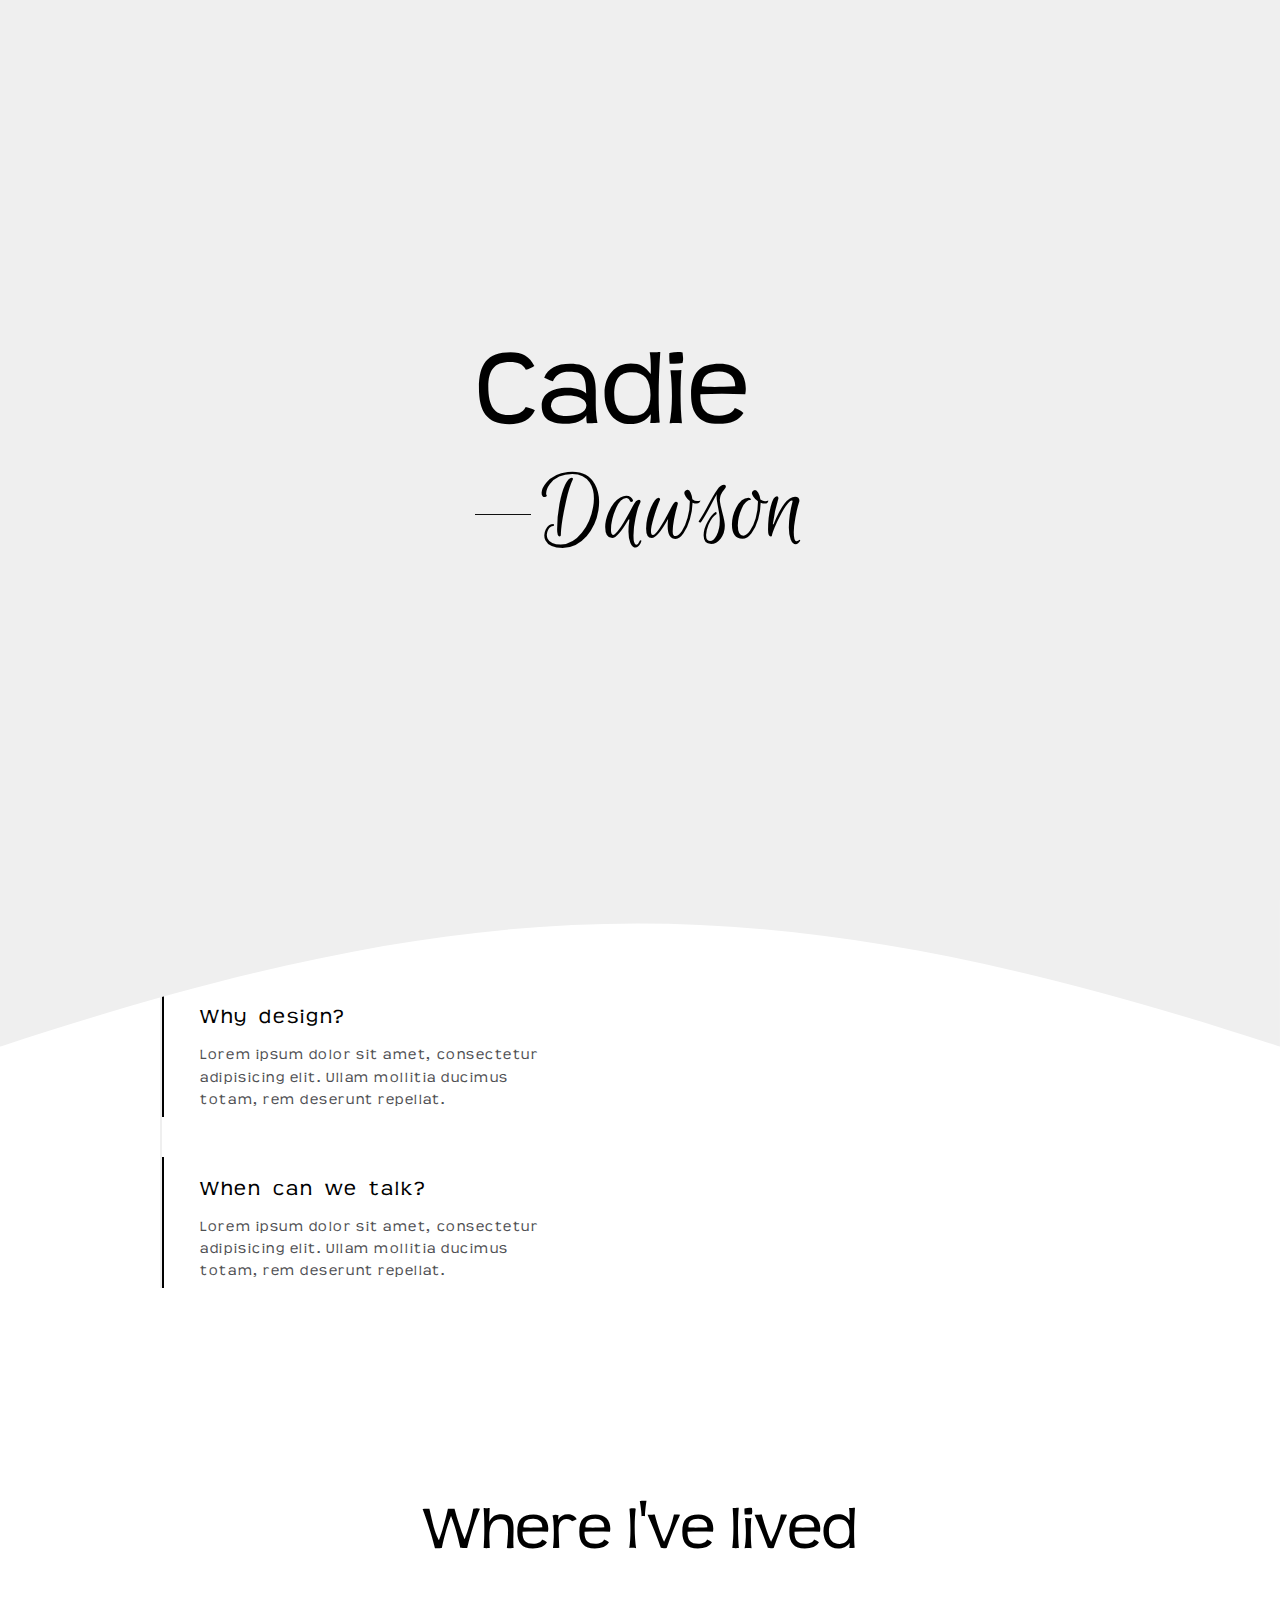
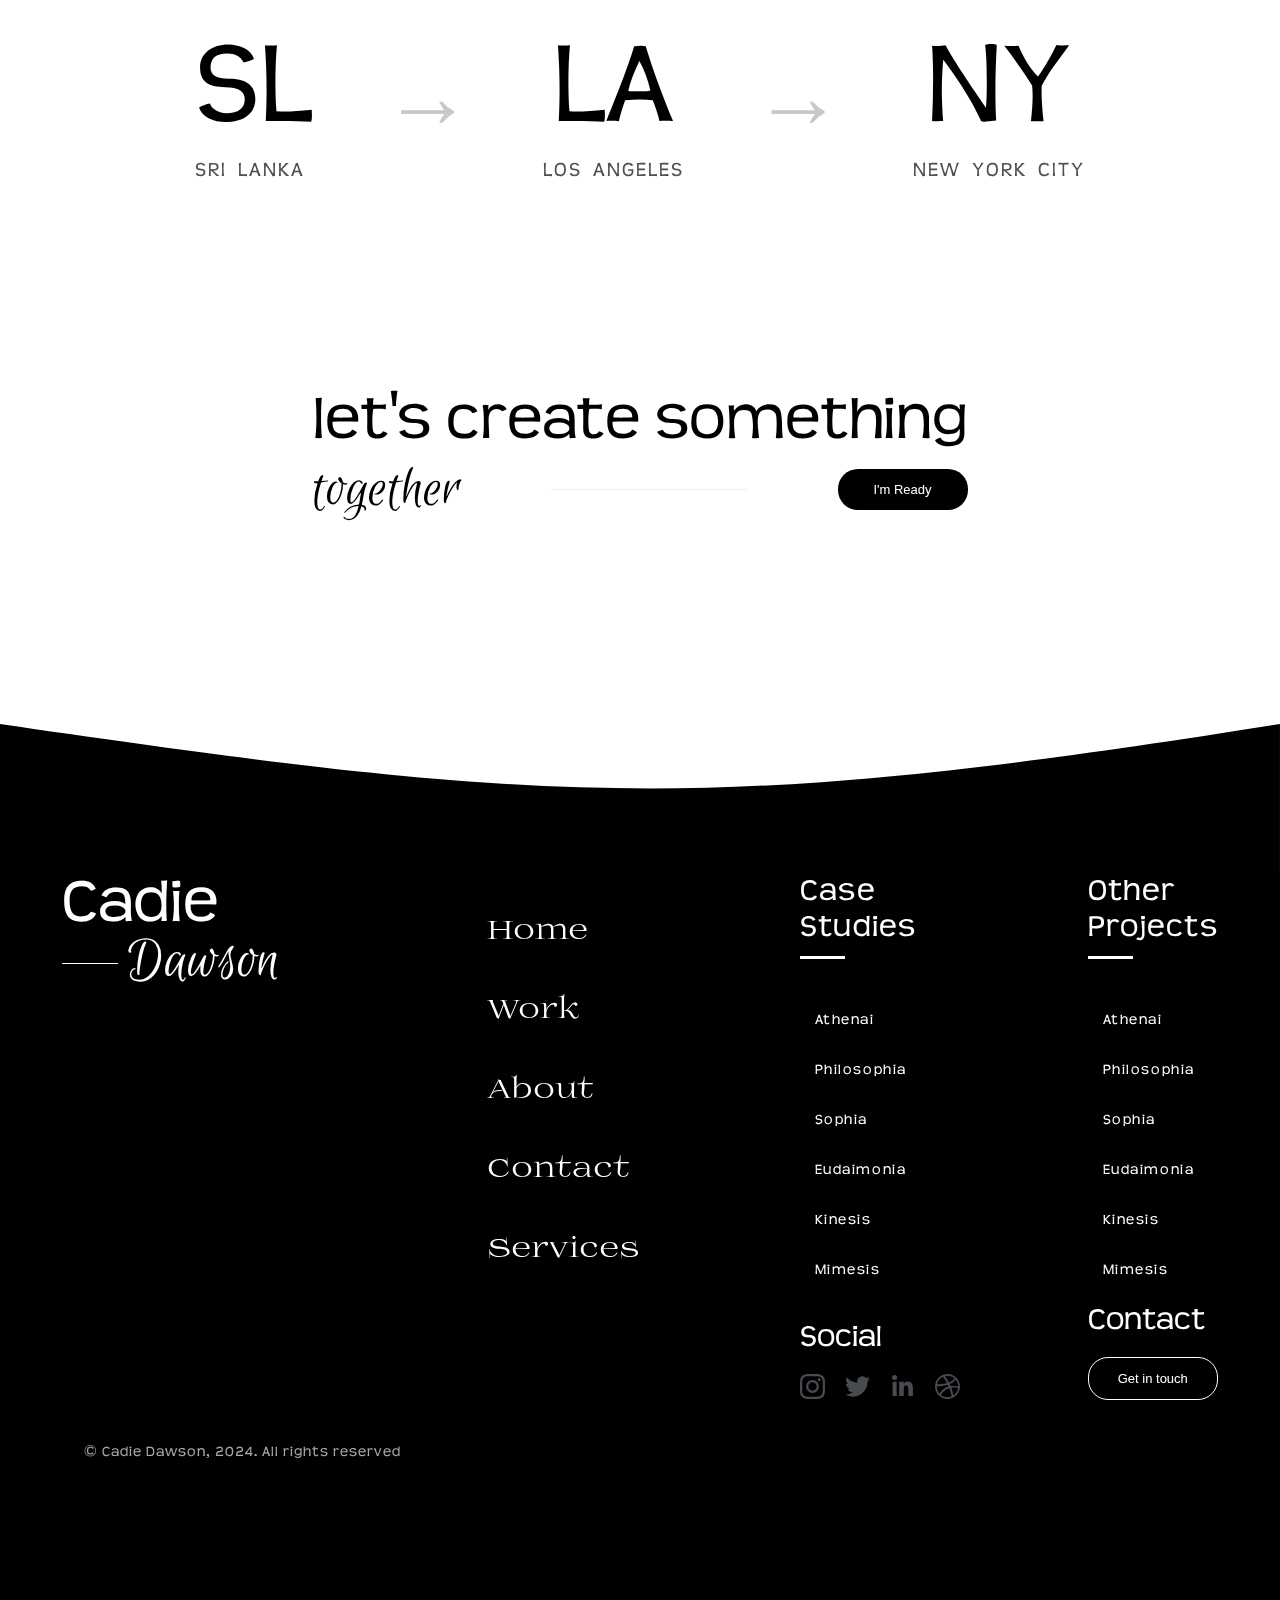
<file: about.html>
<!DOCTYPE html>
<html lang="en">
<head>
    <meta charset="UTF-8">
    <meta name="viewport" content="width=device-width, initial-scale=1.0">
    <title>Cadie Dawson | About</title>
    <link href="/favicon.svg" rel="shortcut icon" type="image/x-icon">
    <link rel="stylesheet" href="./src/css/style.css">
</head>
<body class="about">

    <header>
        <nav>
            <div class="logo" data-home="index.html">
                <div>
                    <span></span>
                    <h1>Cadie</h1>
                </div>
                <div class="active">
                    <span></span>
                    <h1 class="fancy">Dawson</h1>
                </div>
            </div>

            <div class="menu_icon">
                <div class="wrap">
                    <div>
                        <span class="line"></span>
                        <span class="line"></span>
                    </div>
                </div>
            </div>
        </nav>
    </header>

    <div class="offset_menu">
        <svg class="convex" xmlns="http://www.w3.org/2000/svg" viewBox="1 1 1440 331.5">
            <path d="m 1 1 v 331.5 h 1440 v -331.5 c -550.025 181.087 -865.715 188.255 -1440 0 z" fill="black"/>
        </svg>

        <div class="parent">
            <ul class="prim_menu">
                <li>
                    <a href="index.html">Home</a>
                    <a href="index.html" class="clone">Home</a>
                </li>
                <li>
                    <a href="work.html">Work</a>
                    <a href="work.html" class="clone">Work</a>
                </li>
                <li>
                    <a href="about.html">About</a>
                    <a href="about.html" class="clone">About</a>
                </li>
                <li>
                    <a href="contact.html">Contact</a>
                    <a href="contact.html" class="clone">Contact</a>
                </li>
            </ul>
    
            <div class="sub_menu">
                <div class="curve">
                    <svg xmlns="http://www.w3.org/2000/svg" viewBox="1.44031 1 86.56 457">
                        <path d="m 87.4892 458 c 0.6241 -182.073 0.7356 -282.777 0 -457 h -39.7491 c -65.4265 193.813 -57.9258 292.115 0 457 h 39.7491 z" fill="black"/>
                    </svg>
                </div>
                <div class="studies_projects">
                    <div class="studies">
                        <h2 class="title">Case Studies</h2>
                        <ul>
                            <li class="link first_link"><a href="work.html">Athenai</a></li>
                            <li class="link"><a href="work.html">Philosophia</a></li>
                            <li class="link"><a href="work.html">Sophia</a></li>
                            <li class="link"><a href="work.html">Eudaimonia</a></li>
                            <li class="link"><a href="work.html">Kinesis</a></li>
                            <li class="link"><a href="work.html">Mimesis</a></li>
                        </ul>
                    </div>
                    <div class="other_links">
                        <h2 class="title">Other Links</h2>
                        <ul>
                            <li class="link first_link"><a href="">blog</a></li>
                            <li class="link"><a href="">service</a></li>
                            <li class="link"><a href="">email</a></li>
                        </ul>
                    </div>
                </div>
            </div>
        </div>
    </div>

    <main>
        <section class="about_section">
            <div class="text_content">
                <h1>C</h1>
                <h3 class="sub_heading">a bit about me</h3>
                <div class="card_about_container">
                    <div class="card_content">
                        <h3 class="sub_heading">Who I am.</h3>
                        <p>Lorem ipsum dolor sit amet, consectetur adipisicing elit. Ullam mollitia ducimus totam, rem deserunt repellat.</p>
                    </div>
                    <div class="card_content">
                        <h3 class="sub_heading">What I do.</h3>
                        <p>Lorem ipsum dolor sit amet, consectetur adipisicing elit. Ullam mollitia ducimus totam, rem deserunt repellat.</p>
                    </div>
                    <div class="card_content">
                        <h3 class="sub_heading">Where I’m from.</h3>
                        <p>Lorem ipsum dolor sit amet, consectetur adipisicing elit. Ullam mollitia ducimus totam, rem deserunt repellat.</p>
                    </div>
                    <div class="card_content">
                        <h3 class="sub_heading">Why design?</h3>
                        <p>Lorem ipsum dolor sit amet, consectetur adipisicing elit. Ullam mollitia ducimus totam, rem deserunt repellat.</p>
                    </div>
                    <div class="card_content">
                        <h3 class="sub_heading">When can we talk?</h3>
                        <p>Lorem ipsum dolor sit amet, consectetur adipisicing elit. Ullam mollitia ducimus totam, rem deserunt repellat.</p>
                    </div>
                </div>
            </div>
            <div class="image_content">
                <!-- <div class="profile_image" style="background-image: url(./src/assets/imgs/works/2.jpg);"></div>
                <div class="profile_image" style="background-image: url(./src/assets/imgs/avatar.jpg);"></div> -->
                <img src="./src/assets/imgs/avatar2.jpg" alt="" class="profile_image">
                <img src="./src/assets/imgs/avatar.jpg" alt="" class="profile_image">
            </div>
        </section>

        <div class="about_lived_layout">
            <h2 class="where_lived">
                Where I've lived
            </h2>

            <div class="about_lived_list">
                <div class="about_lived_card">
                    <h1>sl</h1>
                    <p class="sub_heading">sri lanka</p>
                </div>
                <div class="lived_arrow">
                    <span>→</span>
                </div>
                <div class="about_lived_card">
                    <h1>la</h1>
                    <p class="sub_heading">Los Angeles</p>
                </div>
                <div class="lived_arrow">
                    <span>→</span>
                </div>
                <div class="about_lived_card">
                    <h1>ny</h1>
                    <p class="sub_heading">New York City</p>
                </div>
            </div>
        </div>

        <div class="cta_container">
            <h1 class="heading textBRIn">let's create something</h1>

            <div class="cta_fancy">
                <h1 class="heading fancy textBRIn">together</h1>
                <span class="line"></span>
                <button class="btn_prima btn_ready txtBTIn" data-page="contact.html">
                    I'm Ready
                    <div class="btn_circle"></div>
                </button>
            </div>
        </div>

        <svg class="concave" xmlns="http://www.w3.org/2000/svg" viewBox="1 1 1440 331.5">
            <path d="m 1 1 v 331.5 h 1440 v -331.5 c -639 102 -816 91 -1440 0 z" fill="black"/>
        </svg>
    </main>
    
    <footer>
        <div class="footer_content">
            <div class="logo">
                <h1>Cadie</h1>
                <div class="fancy_wrapper">
                    <span class="line"></span>
                    <h1>Dawson</h1>
                </div>
            </div>

            <div class="primary_link">
                <ul>
                    <li class="link"><a href="index.html">Home</a></li>
                    <li class="link"><a href="work.html">Work</a></li>
                    <li class="link"><a href="about.html">About</a></li>
                    <li class="link"><a href="contact.html">Contact</a></li>
                    <li class="link"><a href="#service">Services</a></li>
                </ul>
            </div>

            <div class="studies_projects">
                <div class="studies">
                    <h2 class="title">Case <br> Studies</h2>
                    <ul>
                        <li class="link"><a href="work.html">Athenai</a></li>
                        <li class="link"><a href="work.html">Philosophia</a></li>
                        <li class="link"><a href="work.html">Sophia</a></li>
                        <li class="link"><a href="work.html">Eudaimonia</a></li>
                        <li class="link"><a href="work.html">Kinesis</a></li>
                        <li class="link"><a href="work.html">Mimesis</a></li>
                    </ul>

                    <div class="social">
                        <h3 class="title">Social</h3>
        
                        <div class="sosmed_wrapper">
                            <!-- insta -->
                            <div class="instagram">
                                <svg area-hidden="true" role="img" fill="currentColor" viewBox="0 0 24 24" xmlns="http://www.w3.org/2000/svg"><title>Instagram icon</title><path d="M12 0C8.74 0 8.333.015 7.053.072 5.775.132 4.905.333 4.14.63c-.789.306-1.459.717-2.126 1.384S.935 3.35.63 4.14C.333 4.905.131 5.775.072 7.053.012 8.333 0 8.74 0 12s.015 3.667.072 4.947c.06 1.277.261 2.148.558 2.913.306.788.717 1.459 1.384 2.126.667.666 1.336 1.079 2.126 1.384.766.296 1.636.499 2.913.558C8.333 23.988 8.74 24 12 24s3.667-.015 4.947-.072c1.277-.06 2.148-.262 2.913-.558.788-.306 1.459-.718 2.126-1.384.666-.667 1.079-1.335 1.384-2.126.296-.765.499-1.636.558-2.913.06-1.28.072-1.687.072-4.947s-.015-3.667-.072-4.947c-.06-1.277-.262-2.149-.558-2.913-.306-.789-.718-1.459-1.384-2.126C21.319 1.347 20.651.935 19.86.63c-.765-.297-1.636-.499-2.913-.558C15.667.012 15.26 0 12 0zm0 2.16c3.203 0 3.585.016 4.85.071 1.17.055 1.805.249 2.227.415.562.217.96.477 1.382.896.419.42.679.819.896 1.381.164.422.36 1.057.413 2.227.057 1.266.07 1.646.07 4.85s-.015 3.585-.074 4.85c-.061 1.17-.256 1.805-.421 2.227-.224.562-.479.96-.899 1.382-.419.419-.824.679-1.38.896-.42.164-1.065.36-2.235.413-1.274.057-1.649.07-4.859.07-3.211 0-3.586-.015-4.859-.074-1.171-.061-1.816-.256-2.236-.421-.569-.224-.96-.479-1.379-.899-.421-.419-.69-.824-.9-1.38-.165-.42-.359-1.065-.42-2.235-.045-1.26-.061-1.649-.061-4.844 0-3.196.016-3.586.061-4.861.061-1.17.255-1.814.42-2.234.21-.57.479-.96.9-1.381.419-.419.81-.689 1.379-.898.42-.166 1.051-.361 2.221-.421 1.275-.045 1.65-.06 4.859-.06l.045.03zm0 3.678c-3.405 0-6.162 2.76-6.162 6.162 0 3.405 2.76 6.162 6.162 6.162 3.405 0 6.162-2.76 6.162-6.162 0-3.405-2.76-6.162-6.162-6.162zM12 16c-2.21 0-4-1.79-4-4s1.79-4 4-4 4 1.79 4 4-1.79 4-4 4zm7.846-10.405c0 .795-.646 1.44-1.44 1.44-.795 0-1.44-.646-1.44-1.44 0-.794.646-1.439 1.44-1.439.793-.001 1.44.645 1.44 1.439z"></path></svg>
                            </div>
        
                            <!-- twitt -->
                            <div class="twitter">
                                <svg aria-hidden="true" role="img" fill="currentColor" xmlns="http://www.w3.org/2000/svg" viewBox="0 0 24 24"><title>Twitter icon</title><path d="M23.953 4.57a10 10 0 01-2.825.775 4.958 4.958 0 002.163-2.723c-.951.555-2.005.959-3.127 1.184a4.92 4.92 0 00-8.384 4.482C7.69 8.095 4.067 6.13 1.64 3.162a4.822 4.822 0 00-.666 2.475c0 1.71.87 3.213 2.188 4.096a4.904 4.904 0 01-2.228-.616v.06a4.923 4.923 0 003.946 4.827 4.996 4.996 0 01-2.212.085 4.936 4.936 0 004.604 3.417 9.867 9.867 0 01-6.102 2.105c-.39 0-.779-.023-1.17-.067a13.995 13.995 0 007.557 2.209c9.053 0 13.998-7.496 13.998-13.985 0-.21 0-.42-.015-.63A9.935 9.935 0 0024 4.59z"></path></svg>
                            </div>
                        
                            <!-- linked -->
                            <div class="linked">
                                <svg area-hidden="true" role="img" fill="currentColor" viewBox="0 0 24 24" xmlns="http://www.w3.org/2000/svg"><title>LinkedIn icon</title><path d="M12.5,18.4h3.9V32H12.5Zm1.9-1.7h0A2.311,2.311,0,0,1,12,14.3a2.309,2.309,0,0,1,2.4-2.4,2.4,2.4,0,1,1,0,4.8ZM32,32H27.6V25c0-1.8-.7-3.1-2.2-3.1a2.158,2.158,0,0,0-2.1,1.7,3.75,3.75,0,0,0-.1,1.1V32H18.8s.1-12.5,0-13.6h4.4v2.1a4.127,4.127,0,0,1,3.9-2.3c2.8,0,4.9,2,4.9,6.2V32Z" transform="translate(-10 -11)"></path></svg>
                            </div>

                            <!-- dribbble -->
                             <div class="dribbble">
                                <svg role="img" fill="currentColor" viewBox="0 0 24 24" xmlns="http://www.w3.org/2000/svg"><title>Dribbble</title><path d="M12 24C5.385 24 0 18.615 0 12S5.385 0 12 0s12 5.385 12 12-5.385 12-12 12zm10.12-10.358c-.35-.11-3.17-.953-6.384-.438 1.34 3.684 1.887 6.684 1.992 7.308 2.3-1.555 3.936-4.02 4.395-6.87zm-6.115 7.808c-.153-.9-.75-4.032-2.19-7.77l-.066.02c-5.79 2.015-7.86 6.025-8.04 6.4 1.73 1.358 3.92 2.166 6.29 2.166 1.42 0 2.77-.29 4-.814zm-11.62-2.58c.232-.4 3.045-5.055 8.332-6.765.135-.045.27-.084.405-.12-.26-.585-.54-1.167-.832-1.74C7.17 11.775 2.206 11.71 1.756 11.7l-.004.312c0 2.633.998 5.037 2.634 6.855zm-2.42-8.955c.46.008 4.683.026 9.477-1.248-1.698-3.018-3.53-5.558-3.8-5.928-2.868 1.35-5.01 3.99-5.676 7.17zM9.6 2.052c.282.38 2.145 2.914 3.822 6 3.645-1.365 5.19-3.44 5.373-3.702-1.81-1.61-4.19-2.586-6.795-2.586-.825 0-1.63.1-2.4.285zm10.335 3.483c-.218.29-1.935 2.493-5.724 4.04.24.49.47.985.68 1.486.08.18.15.36.22.53 3.41-.43 6.8.26 7.14.33-.02-2.42-.88-4.64-2.31-6.38z"></path></svg>
                             </div>
                        </div>
                    </div>
                </div>
                <div class="projects">
                    <h2 class="title">Other <br> Projects</h2>
                    <ul>
                        <li class="link"><a href="work.html">Athenai</a></li>
                        <li class="link"><a href="work.html">Philosophia</a></li>
                        <li class="link"><a href="work.html">Sophia</a></li>
                        <li class="link"><a href="work.html">Eudaimonia</a></li>
                        <li class="link"><a href="work.html">Kinesis</a></li>
                        <li class="link"><a href="work.html">Mimesis</a></li>
                    </ul>

                    <div class="contact">
                        <h3 class="title">Contact</h3>
                        <button class="btn_prima" data-page="contact.html">
                            Get in touch
                            <div class="btn_circle"></div>
                        </button>
                    </div>
                </div>
            </div>
        </div>

        <div class="footer_contact">
            <div class="contact">
                <h2 class="title">Contact</h2>
                <button class="btn_prima" data-page="contact.html">
                    Get in touch
                    <div class="btn_circle"></div>
                </button>
            </div>

            <div class="social">
                <h2 class="title">Social</h2>

                <div class="sosmed_wrapper">
                    <!-- insta -->
                    <div class="instagram">
                        <svg area-hidden="true" role="img" fill="currentColor" viewBox="0 0 24 24" xmlns="http://www.w3.org/2000/svg"><title>Instagram icon</title><path d="M12 0C8.74 0 8.333.015 7.053.072 5.775.132 4.905.333 4.14.63c-.789.306-1.459.717-2.126 1.384S.935 3.35.63 4.14C.333 4.905.131 5.775.072 7.053.012 8.333 0 8.74 0 12s.015 3.667.072 4.947c.06 1.277.261 2.148.558 2.913.306.788.717 1.459 1.384 2.126.667.666 1.336 1.079 2.126 1.384.766.296 1.636.499 2.913.558C8.333 23.988 8.74 24 12 24s3.667-.015 4.947-.072c1.277-.06 2.148-.262 2.913-.558.788-.306 1.459-.718 2.126-1.384.666-.667 1.079-1.335 1.384-2.126.296-.765.499-1.636.558-2.913.06-1.28.072-1.687.072-4.947s-.015-3.667-.072-4.947c-.06-1.277-.262-2.149-.558-2.913-.306-.789-.718-1.459-1.384-2.126C21.319 1.347 20.651.935 19.86.63c-.765-.297-1.636-.499-2.913-.558C15.667.012 15.26 0 12 0zm0 2.16c3.203 0 3.585.016 4.85.071 1.17.055 1.805.249 2.227.415.562.217.96.477 1.382.896.419.42.679.819.896 1.381.164.422.36 1.057.413 2.227.057 1.266.07 1.646.07 4.85s-.015 3.585-.074 4.85c-.061 1.17-.256 1.805-.421 2.227-.224.562-.479.96-.899 1.382-.419.419-.824.679-1.38.896-.42.164-1.065.36-2.235.413-1.274.057-1.649.07-4.859.07-3.211 0-3.586-.015-4.859-.074-1.171-.061-1.816-.256-2.236-.421-.569-.224-.96-.479-1.379-.899-.421-.419-.69-.824-.9-1.38-.165-.42-.359-1.065-.42-2.235-.045-1.26-.061-1.649-.061-4.844 0-3.196.016-3.586.061-4.861.061-1.17.255-1.814.42-2.234.21-.57.479-.96.9-1.381.419-.419.81-.689 1.379-.898.42-.166 1.051-.361 2.221-.421 1.275-.045 1.65-.06 4.859-.06l.045.03zm0 3.678c-3.405 0-6.162 2.76-6.162 6.162 0 3.405 2.76 6.162 6.162 6.162 3.405 0 6.162-2.76 6.162-6.162 0-3.405-2.76-6.162-6.162-6.162zM12 16c-2.21 0-4-1.79-4-4s1.79-4 4-4 4 1.79 4 4-1.79 4-4 4zm7.846-10.405c0 .795-.646 1.44-1.44 1.44-.795 0-1.44-.646-1.44-1.44 0-.794.646-1.439 1.44-1.439.793-.001 1.44.645 1.44 1.439z"></path></svg>
                    </div>

                    <!-- twitt -->
                    <div class="twitter">
                        <svg aria-hidden="true" role="img" fill="currentColor" xmlns="http://www.w3.org/2000/svg" viewBox="0 0 24 24"><title>Twitter icon</title><path d="M23.953 4.57a10 10 0 01-2.825.775 4.958 4.958 0 002.163-2.723c-.951.555-2.005.959-3.127 1.184a4.92 4.92 0 00-8.384 4.482C7.69 8.095 4.067 6.13 1.64 3.162a4.822 4.822 0 00-.666 2.475c0 1.71.87 3.213 2.188 4.096a4.904 4.904 0 01-2.228-.616v.06a4.923 4.923 0 003.946 4.827 4.996 4.996 0 01-2.212.085 4.936 4.936 0 004.604 3.417 9.867 9.867 0 01-6.102 2.105c-.39 0-.779-.023-1.17-.067a13.995 13.995 0 007.557 2.209c9.053 0 13.998-7.496 13.998-13.985 0-.21 0-.42-.015-.63A9.935 9.935 0 0024 4.59z"></path></svg>
                    </div>
                
                    <!-- linked -->
                    <div class="linked">
                        <svg area-hidden="true" role="img" fill="currentColor" viewBox="0 0 24 24" xmlns="http://www.w3.org/2000/svg"><title>LinkedIn icon</title><path d="M12.5,18.4h3.9V32H12.5Zm1.9-1.7h0A2.311,2.311,0,0,1,12,14.3a2.309,2.309,0,0,1,2.4-2.4,2.4,2.4,0,1,1,0,4.8ZM32,32H27.6V25c0-1.8-.7-3.1-2.2-3.1a2.158,2.158,0,0,0-2.1,1.7,3.75,3.75,0,0,0-.1,1.1V32H18.8s.1-12.5,0-13.6h4.4v2.1a4.127,4.127,0,0,1,3.9-2.3c2.8,0,4.9,2,4.9,6.2V32Z" transform="translate(-10 -11)"></path></svg>
                    </div>
                </div>
            </div>
        </div>

        <div class="footer_copyright_text"><span>&copy;</span> Cadie Dawson, 2024. All rights reserved</div>
    </footer>

    <div class="custom_cursor_wrap"></div>
    <div class="custom_cursor"></div>
    <h1 class="view_cursor">
        view → the → case → view → the → case →
    </h1>

    <div class="pre_load">

        <div class="logo">
            <h1 class="rotate">Cadie</h1>
            <div class="fancy_wrapper rotate">
                <span class="line"></span>
                <h1>Dawson</h1>
            </div>
        </div>

        <svg class="convex" xmlns="http://www.w3.org/2000/svg" viewBox="1 1 1440 331.5">
            <path d="m 1 1 v 331.5 h 1440 v -331.5 c -550.025 181.087 -865.715 188.255 -1440 0 z"/>
        </svg>
    </div>
    

    <script src="./src/js/gsap.min.js"></script>
    <script src="./src/js/ScrollTrigger.min.js"></script>
    <script src="./src/js/lenis.min.js"></script>
    <!-- <script src="https://unpkg.com/split-type"></script> -->
     <script src="./src/js/split-type.js"></script>
    <script src="./src/js/circletype.min.js"></script>
    <script src="./src/js/about.js"></script>
</body>
</html>
</file>
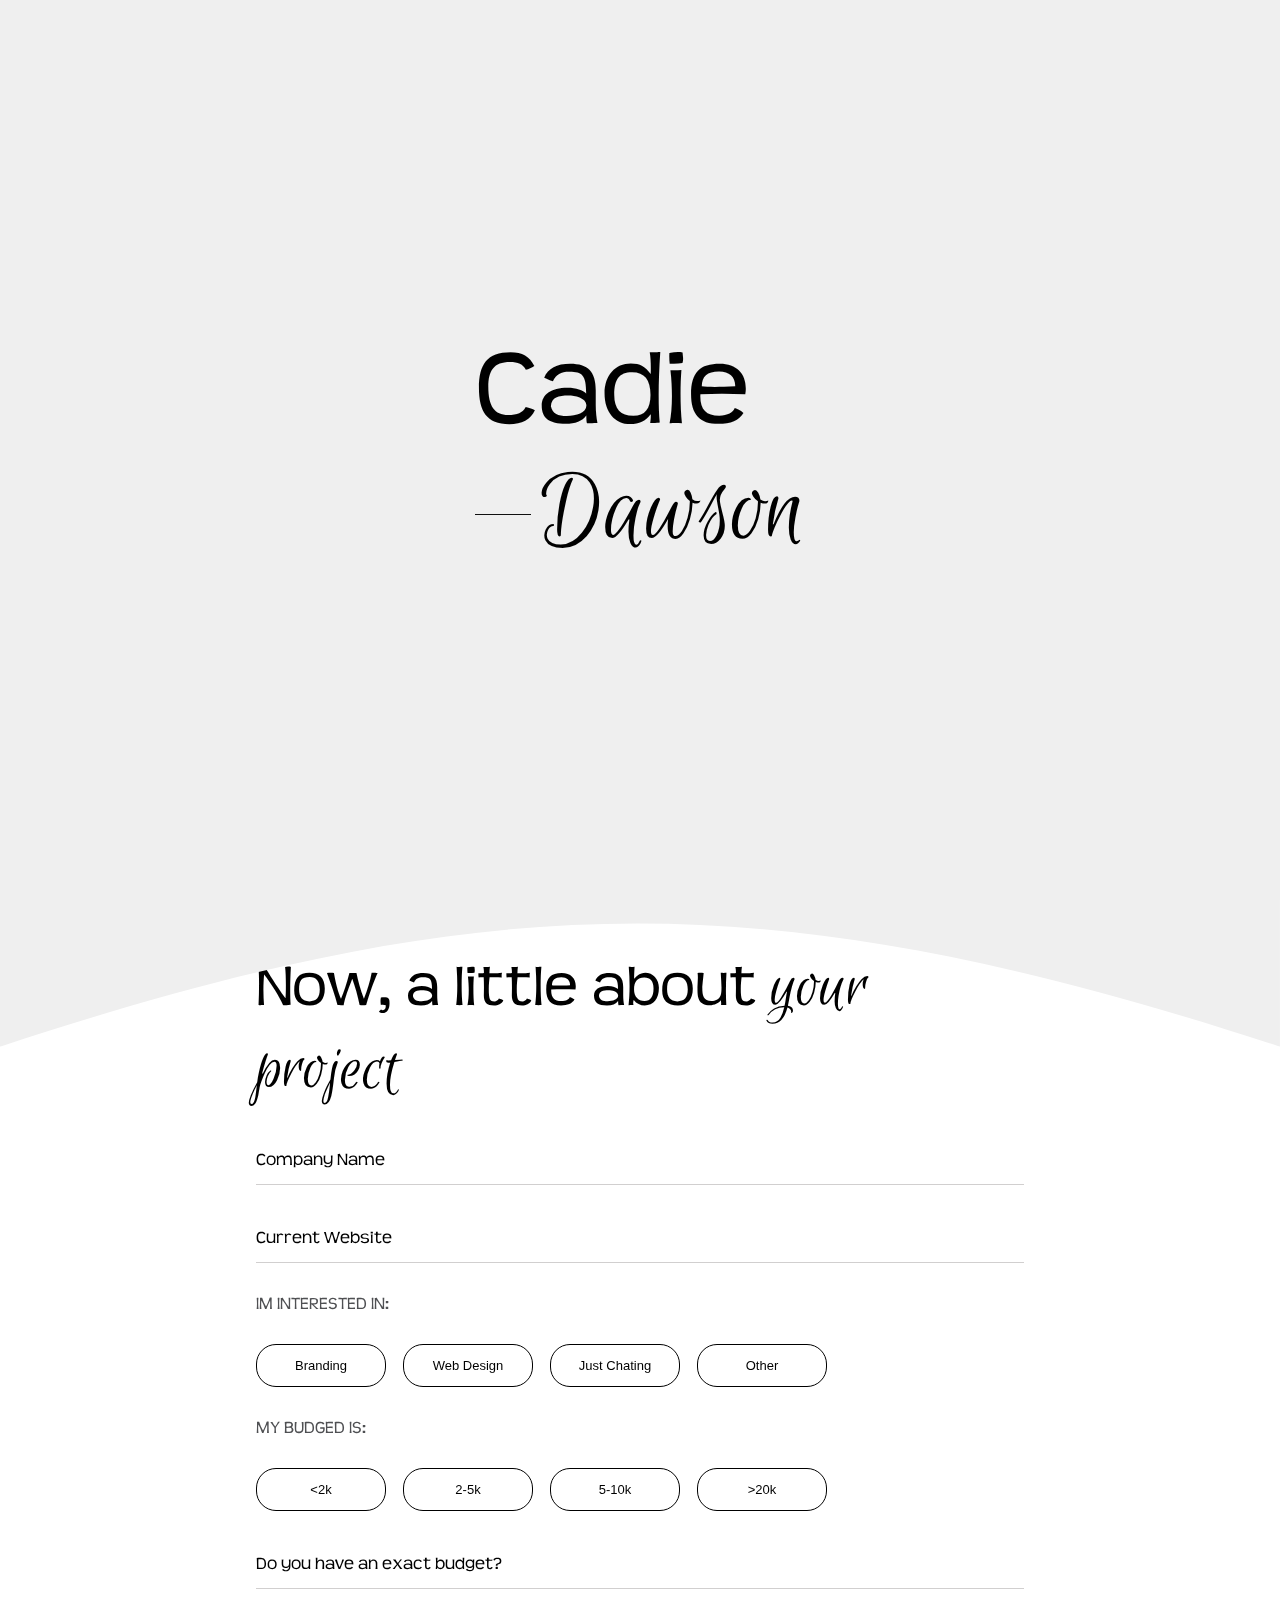
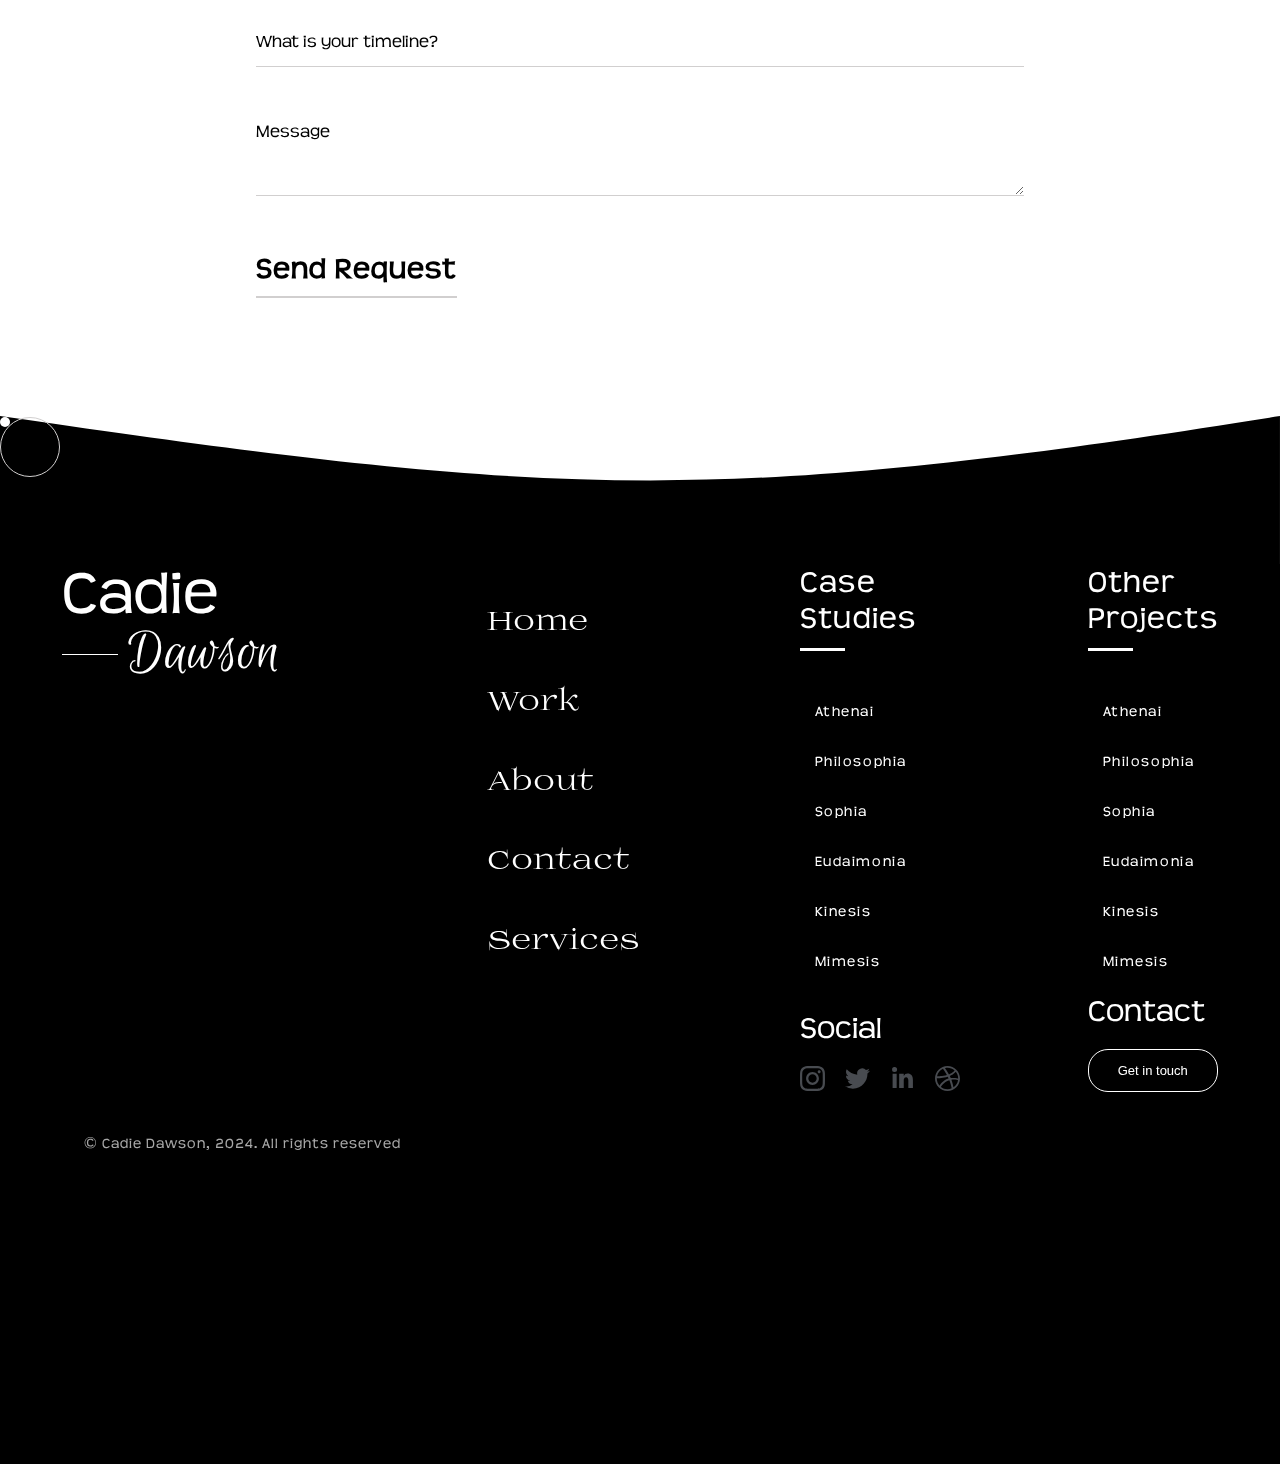
<file: contact.html>
<!DOCTYPE html>
<html lang="en">
<head>
    <meta charset="UTF-8">
    <meta name="viewport" content="width=device-width, initial-scale=1.0">
    <title>Cadie Dawson | Freelance Designer</title>
    <link href="/favicon.svg" rel="shortcut icon" type="image/x-icon">
    <link rel="stylesheet" href="./src/css/style.css">
</head>
<body class="contact">

    <header>
        <nav>
            <div class="logo" data-home="index.html">
                <div>
                    <span></span>
                    <h1>Cadie</h1>
                </div>
                <div class="active">
                    <span></span>
                    <h1 class="fancy">Dawson</h1>
                </div>
            </div>

            <div class="menu_icon">
                <div class="wrap">
                    <div>
                        <span class="line"></span>
                        <span class="line"></span>
                    </div>
                </div>
            </div>
        </nav>
    </header>

    <div class="offset_menu">
        <svg class="convex" xmlns="http://www.w3.org/2000/svg" viewBox="1 1 1440 331.5">
            <path d="m 1 1 v 331.5 h 1440 v -331.5 c -550.025 181.087 -865.715 188.255 -1440 0 z" fill="black"/>
        </svg>

        <div class="parent">
            <ul class="prim_menu">
                <li>
                    <a href="index.html">Home</a>
                    <a href="index.html" class="clone">Home</a>
                </li>
                <li>
                    <a href="work.html">Work</a>
                    <a href="work.html" class="clone">Work</a>
                </li>
                <li>
                    <a href="about.html">About</a>
                    <a href="about.html" class="clone">About</a>
                </li>
                <li>
                    <a href="contact.html">Contact</a>
                    <a href="contact.html" class="clone">Contact</a>
                </li>
            </ul>
    
            <div class="sub_menu">
                <div class="curve">
                    <svg xmlns="http://www.w3.org/2000/svg" viewBox="1.44031 1 86.56 457">
                        <path d="m 87.4892 458 c 0.6241 -182.073 0.7356 -282.777 0 -457 h -39.7491 c -65.4265 193.813 -57.9258 292.115 0 457 h 39.7491 z" fill="black"/>
                    </svg>
                </div>
                <div class="studies_projects">
                    <div class="studies">
                        <h2 class="title">Case Studies</h2>
                        <ul>
                            <li class="link first_link"><a href="work.html">Athenai</a></li>
                            <li class="link"><a href="work.html">Philosophia</a></li>
                            <li class="link"><a href="work.html">Sophia</a></li>
                            <li class="link"><a href="work.html">Eudaimonia</a></li>
                            <li class="link"><a href="work.html">Kinesis</a></li>
                            <li class="link"><a href="work.html">Mimesis</a></li>
                        </ul>
                    </div>
                    <div class="other_links">
                        <h2 class="title">Other Links</h2>
                        <ul>
                            <li class="link first_link"><a href="">blog</a></li>
                            <li class="link"><a href="">service</a></li>
                            <li class="link"><a href="">email</a></li>
                        </ul>
                    </div>
                </div>
            </div>
        </div>
    </div>


    <main>
        <div class="contact_layout">
            <div class="contact_header">
                <h1 class="title">
                    <span>Hey</span> <span>There!</span> <br> <span>Let's</span> <span>Get Started</span>
                </h1>

                <p>
                    This form only takes two minutes to complete and helps me to better understand your business situation and needs so that we can get a faster start on your project. Hate forms? Okay troublemaker, just send me an email
                </p>
            </div>

            <div class="contact_body">
                <form action="">
                    <h2 class="sub_title">First off, a little about <span class="fancy">you</span></h2>
                    
                    <div class="input_wrapper">
                        <label for="name">Name</label>
                        <input type="text" id="name">
                    </div>

                    <div class="input_wrapper">
                        <label for="email">Email</label>
                        <input type="email" id="email">
                    </div>

                    <div class="input_wrapper">
                        <label for="phone">Phone</label>
                        <input type="number" id="phone">
                    </div>


                    <h2 class="sub_title">Now, a little about <span class="fancy">your project</span></h2>
                    
                    <div class="input_wrapper">
                        <label for="company">Company Name</label>
                        <input type="text" id="company">
                    </div>

                    <div class="input_wrapper">
                        <label for="current_web">Current Website</label>
                        <input type="text" id="current_web">
                    </div>

                    <div class="input_box_wrapper">
                        <h2 class="sub_title">Im Interested in:</h2>
                        <div class="box_container">
                            <label for="branding">
                                <button type="button" class="btn_second btn_input">
                                    Branding
                                    <div class="btn_circle"></div>
                                </button>
                                <input id="branding" name="interest[]" value="branding" type="checkbox">
                            </label>
                            <label for="branding">
                                <button type="button" class="btn_second btn_input">
                                    Web Design
                                    <div class="btn_circle"></div>
                                </button>
                                <input id="web_design" name="interest[]" value="branding" type="checkbox">
                            </label>
                            <label for="chating">
                                <button type="button" class="btn_second btn_input">
                                    Just Chating
                                    <div class="btn_circle"></div>
                                </button>
                                <input id="chating" name="interest[]" value="branding" type="checkbox">
                            </label>
                            <label for="other">
                                <button type="button" class="btn_second btn_input">
                                    Other
                                    <div class="btn_circle"></div>
                                </button>
                                <input id="other" name="interest[]" value="branding" type="checkbox">
                            </label>
                        </div>
                    </div>

                    <div class="input_box_wrapper budged">
                        <h2 class="sub_title">my budged is:</h2>
                        <div class="box_container">
                            <label for="">
                                <button type="button" class="btn_second btn_input">
                                    <2k
                                    <div class="btn_circle"></div>
                                </button>
                                <input name="budged" type="radio">
                            </label>
                            <label>
                                <button type="button" class="btn_second btn_input">
                                    2-5k
                                    <div class="btn_circle"></div>
                                </button>
                                <input name="budged" type="radio">
                            </label>
                            <label>
                                <button type="button" class="btn_second btn_input">
                                    5-10k
                                    <div class="btn_circle"></div>
                                </button>
                                <input name="budged" type="radio">
                            </label>
                            <label>
                                <button type="button" class="btn_second btn_input">
                                    >20k
                                    <div class="btn_circle"></div>
                                </button>
                                <input name="budged" type="radio">
                            </label>
                        </div>
                    </div>

                    <div class="input_wrapper">
                        <label for="exact_budget">Do you have an exact budget?</label>
                        <input type="number" id="exact_budget">
                    </div>

                    <div class="input_wrapper">
                        <label for="timeline">What is your timeline?</label>
                        <input type="text" id="timeline">
                    </div>

                    <div class="input_wrapper">
                        <label for="timeline">Message</label>
                        <textarea name="message" rows="4"></textarea>
                    </div>

                    <div class="submit_container">
                        <input class="btn_submit" type="submit" value="send request">  
                    </div>
                </form>
            </div>
        </div>

        <svg class="concave" xmlns="http://www.w3.org/2000/svg" viewBox="1 1 1440 331.5">
            <path d="m 1 1 v 331.5 h 1440 v -331.5 c -639 102 -816 91 -1440 0 z" fill="black"/>
        </svg>
    </main>



    <div class="custom_cursor_wrap"></div>
    <div class="custom_cursor"></div>
    <h1 class="view_cursor">
        view → the → case → view → the → case →
    </h1>

    <div class="pre_load">

        <div class="logo">
            <h1 class="rotate">Cadie</h1>
            <div class="fancy_wrapper rotate">
                <span class="line"></span>
                <h1>Dawson</h1>
            </div>
        </div>

        <svg class="convex" xmlns="http://www.w3.org/2000/svg" viewBox="1 1 1440 331.5">
            <path d="m 1 1 v 331.5 h 1440 v -331.5 c -550.025 181.087 -865.715 188.255 -1440 0 z"/>
        </svg>
    </div>

    <footer>
        <div class="footer_content">
            <div class="logo">
                <h1>Cadie</h1>
                <div class="fancy_wrapper">
                    <span class="line"></span>
                    <h1>Dawson</h1>
                </div>
            </div>

            <div class="primary_link">
                <ul>
                    <li class="link"><a href="index.html">Home</a></li>
                    <li class="link"><a href="work.html">Work</a></li>
                    <li class="link"><a href="about.html">About</a></li>
                    <li class="link"><a href="contact.html">Contact</a></li>
                    <li class="link"><a href="#service">Services</a></li>
                </ul>
            </div>

            <div class="studies_projects">
                <div class="studies">
                    <h2 class="title">Case <br> Studies</h2>
                    <ul>
                        <li class="link"><a href="work.html">Athenai</a></li>
                        <li class="link"><a href="work.html">Philosophia</a></li>
                        <li class="link"><a href="work.html">Sophia</a></li>
                        <li class="link"><a href="work.html">Eudaimonia</a></li>
                        <li class="link"><a href="work.html">Kinesis</a></li>
                        <li class="link"><a href="work.html">Mimesis</a></li>
                    </ul>

                    <div class="social">
                        <h3 class="title">Social</h3>
        
                        <div class="sosmed_wrapper">
                            <!-- insta -->
                            <div class="instagram">
                                <svg area-hidden="true" role="img" fill="currentColor" viewBox="0 0 24 24" xmlns="http://www.w3.org/2000/svg"><title>Instagram icon</title><path d="M12 0C8.74 0 8.333.015 7.053.072 5.775.132 4.905.333 4.14.63c-.789.306-1.459.717-2.126 1.384S.935 3.35.63 4.14C.333 4.905.131 5.775.072 7.053.012 8.333 0 8.74 0 12s.015 3.667.072 4.947c.06 1.277.261 2.148.558 2.913.306.788.717 1.459 1.384 2.126.667.666 1.336 1.079 2.126 1.384.766.296 1.636.499 2.913.558C8.333 23.988 8.74 24 12 24s3.667-.015 4.947-.072c1.277-.06 2.148-.262 2.913-.558.788-.306 1.459-.718 2.126-1.384.666-.667 1.079-1.335 1.384-2.126.296-.765.499-1.636.558-2.913.06-1.28.072-1.687.072-4.947s-.015-3.667-.072-4.947c-.06-1.277-.262-2.149-.558-2.913-.306-.789-.718-1.459-1.384-2.126C21.319 1.347 20.651.935 19.86.63c-.765-.297-1.636-.499-2.913-.558C15.667.012 15.26 0 12 0zm0 2.16c3.203 0 3.585.016 4.85.071 1.17.055 1.805.249 2.227.415.562.217.96.477 1.382.896.419.42.679.819.896 1.381.164.422.36 1.057.413 2.227.057 1.266.07 1.646.07 4.85s-.015 3.585-.074 4.85c-.061 1.17-.256 1.805-.421 2.227-.224.562-.479.96-.899 1.382-.419.419-.824.679-1.38.896-.42.164-1.065.36-2.235.413-1.274.057-1.649.07-4.859.07-3.211 0-3.586-.015-4.859-.074-1.171-.061-1.816-.256-2.236-.421-.569-.224-.96-.479-1.379-.899-.421-.419-.69-.824-.9-1.38-.165-.42-.359-1.065-.42-2.235-.045-1.26-.061-1.649-.061-4.844 0-3.196.016-3.586.061-4.861.061-1.17.255-1.814.42-2.234.21-.57.479-.96.9-1.381.419-.419.81-.689 1.379-.898.42-.166 1.051-.361 2.221-.421 1.275-.045 1.65-.06 4.859-.06l.045.03zm0 3.678c-3.405 0-6.162 2.76-6.162 6.162 0 3.405 2.76 6.162 6.162 6.162 3.405 0 6.162-2.76 6.162-6.162 0-3.405-2.76-6.162-6.162-6.162zM12 16c-2.21 0-4-1.79-4-4s1.79-4 4-4 4 1.79 4 4-1.79 4-4 4zm7.846-10.405c0 .795-.646 1.44-1.44 1.44-.795 0-1.44-.646-1.44-1.44 0-.794.646-1.439 1.44-1.439.793-.001 1.44.645 1.44 1.439z"></path></svg>
                            </div>
        
                            <!-- twitt -->
                            <div class="twitter">
                                <svg aria-hidden="true" role="img" fill="currentColor" xmlns="http://www.w3.org/2000/svg" viewBox="0 0 24 24"><title>Twitter icon</title><path d="M23.953 4.57a10 10 0 01-2.825.775 4.958 4.958 0 002.163-2.723c-.951.555-2.005.959-3.127 1.184a4.92 4.92 0 00-8.384 4.482C7.69 8.095 4.067 6.13 1.64 3.162a4.822 4.822 0 00-.666 2.475c0 1.71.87 3.213 2.188 4.096a4.904 4.904 0 01-2.228-.616v.06a4.923 4.923 0 003.946 4.827 4.996 4.996 0 01-2.212.085 4.936 4.936 0 004.604 3.417 9.867 9.867 0 01-6.102 2.105c-.39 0-.779-.023-1.17-.067a13.995 13.995 0 007.557 2.209c9.053 0 13.998-7.496 13.998-13.985 0-.21 0-.42-.015-.63A9.935 9.935 0 0024 4.59z"></path></svg>
                            </div>
                        
                            <!-- linked -->
                            <div class="linked">
                                <svg area-hidden="true" role="img" fill="currentColor" viewBox="0 0 24 24" xmlns="http://www.w3.org/2000/svg"><title>LinkedIn icon</title><path d="M12.5,18.4h3.9V32H12.5Zm1.9-1.7h0A2.311,2.311,0,0,1,12,14.3a2.309,2.309,0,0,1,2.4-2.4,2.4,2.4,0,1,1,0,4.8ZM32,32H27.6V25c0-1.8-.7-3.1-2.2-3.1a2.158,2.158,0,0,0-2.1,1.7,3.75,3.75,0,0,0-.1,1.1V32H18.8s.1-12.5,0-13.6h4.4v2.1a4.127,4.127,0,0,1,3.9-2.3c2.8,0,4.9,2,4.9,6.2V32Z" transform="translate(-10 -11)"></path></svg>
                            </div>

                            <!-- dribbble -->
                             <div class="dribbble">
                                <svg role="img" fill="currentColor" viewBox="0 0 24 24" xmlns="http://www.w3.org/2000/svg"><title>Dribbble</title><path d="M12 24C5.385 24 0 18.615 0 12S5.385 0 12 0s12 5.385 12 12-5.385 12-12 12zm10.12-10.358c-.35-.11-3.17-.953-6.384-.438 1.34 3.684 1.887 6.684 1.992 7.308 2.3-1.555 3.936-4.02 4.395-6.87zm-6.115 7.808c-.153-.9-.75-4.032-2.19-7.77l-.066.02c-5.79 2.015-7.86 6.025-8.04 6.4 1.73 1.358 3.92 2.166 6.29 2.166 1.42 0 2.77-.29 4-.814zm-11.62-2.58c.232-.4 3.045-5.055 8.332-6.765.135-.045.27-.084.405-.12-.26-.585-.54-1.167-.832-1.74C7.17 11.775 2.206 11.71 1.756 11.7l-.004.312c0 2.633.998 5.037 2.634 6.855zm-2.42-8.955c.46.008 4.683.026 9.477-1.248-1.698-3.018-3.53-5.558-3.8-5.928-2.868 1.35-5.01 3.99-5.676 7.17zM9.6 2.052c.282.38 2.145 2.914 3.822 6 3.645-1.365 5.19-3.44 5.373-3.702-1.81-1.61-4.19-2.586-6.795-2.586-.825 0-1.63.1-2.4.285zm10.335 3.483c-.218.29-1.935 2.493-5.724 4.04.24.49.47.985.68 1.486.08.18.15.36.22.53 3.41-.43 6.8.26 7.14.33-.02-2.42-.88-4.64-2.31-6.38z"></path></svg>
                             </div>
                        </div>
                    </div>
                </div>
                <div class="projects">
                    <h2 class="title">Other <br> Projects</h2>
                    <ul>
                        <li class="link"><a href="work.html">Athenai</a></li>
                        <li class="link"><a href="work.html">Philosophia</a></li>
                        <li class="link"><a href="work.html">Sophia</a></li>
                        <li class="link"><a href="work.html">Eudaimonia</a></li>
                        <li class="link"><a href="work.html">Kinesis</a></li>
                        <li class="link"><a href="work.html">Mimesis</a></li>
                    </ul>

                    <div class="contact">
                        <h3 class="title">Contact</h3>
                        <button class="btn_prima" data-page="contact.html">
                            Get in touch
                            <div class="btn_circle"></div>
                        </button>
                    </div>
                </div>
            </div>
        </div>

        <div class="footer_contact">
            <div class="contact">
                <h2 class="title">Contact</h2>
                <button class="btn_prima" data-page="contact.html">
                    Get in touch
                    <div class="btn_circle"></div>
                </button>
            </div>

            <div class="social">
                <h2 class="title">Social</h2>

                <div class="sosmed_wrapper">
                    <!-- insta -->
                    <div class="instagram">
                        <svg area-hidden="true" role="img" fill="currentColor" viewBox="0 0 24 24" xmlns="http://www.w3.org/2000/svg"><title>Instagram icon</title><path d="M12 0C8.74 0 8.333.015 7.053.072 5.775.132 4.905.333 4.14.63c-.789.306-1.459.717-2.126 1.384S.935 3.35.63 4.14C.333 4.905.131 5.775.072 7.053.012 8.333 0 8.74 0 12s.015 3.667.072 4.947c.06 1.277.261 2.148.558 2.913.306.788.717 1.459 1.384 2.126.667.666 1.336 1.079 2.126 1.384.766.296 1.636.499 2.913.558C8.333 23.988 8.74 24 12 24s3.667-.015 4.947-.072c1.277-.06 2.148-.262 2.913-.558.788-.306 1.459-.718 2.126-1.384.666-.667 1.079-1.335 1.384-2.126.296-.765.499-1.636.558-2.913.06-1.28.072-1.687.072-4.947s-.015-3.667-.072-4.947c-.06-1.277-.262-2.149-.558-2.913-.306-.789-.718-1.459-1.384-2.126C21.319 1.347 20.651.935 19.86.63c-.765-.297-1.636-.499-2.913-.558C15.667.012 15.26 0 12 0zm0 2.16c3.203 0 3.585.016 4.85.071 1.17.055 1.805.249 2.227.415.562.217.96.477 1.382.896.419.42.679.819.896 1.381.164.422.36 1.057.413 2.227.057 1.266.07 1.646.07 4.85s-.015 3.585-.074 4.85c-.061 1.17-.256 1.805-.421 2.227-.224.562-.479.96-.899 1.382-.419.419-.824.679-1.38.896-.42.164-1.065.36-2.235.413-1.274.057-1.649.07-4.859.07-3.211 0-3.586-.015-4.859-.074-1.171-.061-1.816-.256-2.236-.421-.569-.224-.96-.479-1.379-.899-.421-.419-.69-.824-.9-1.38-.165-.42-.359-1.065-.42-2.235-.045-1.26-.061-1.649-.061-4.844 0-3.196.016-3.586.061-4.861.061-1.17.255-1.814.42-2.234.21-.57.479-.96.9-1.381.419-.419.81-.689 1.379-.898.42-.166 1.051-.361 2.221-.421 1.275-.045 1.65-.06 4.859-.06l.045.03zm0 3.678c-3.405 0-6.162 2.76-6.162 6.162 0 3.405 2.76 6.162 6.162 6.162 3.405 0 6.162-2.76 6.162-6.162 0-3.405-2.76-6.162-6.162-6.162zM12 16c-2.21 0-4-1.79-4-4s1.79-4 4-4 4 1.79 4 4-1.79 4-4 4zm7.846-10.405c0 .795-.646 1.44-1.44 1.44-.795 0-1.44-.646-1.44-1.44 0-.794.646-1.439 1.44-1.439.793-.001 1.44.645 1.44 1.439z"></path></svg>
                    </div>

                    <!-- twitt -->
                    <div class="twitter">
                        <svg aria-hidden="true" role="img" fill="currentColor" xmlns="http://www.w3.org/2000/svg" viewBox="0 0 24 24"><title>Twitter icon</title><path d="M23.953 4.57a10 10 0 01-2.825.775 4.958 4.958 0 002.163-2.723c-.951.555-2.005.959-3.127 1.184a4.92 4.92 0 00-8.384 4.482C7.69 8.095 4.067 6.13 1.64 3.162a4.822 4.822 0 00-.666 2.475c0 1.71.87 3.213 2.188 4.096a4.904 4.904 0 01-2.228-.616v.06a4.923 4.923 0 003.946 4.827 4.996 4.996 0 01-2.212.085 4.936 4.936 0 004.604 3.417 9.867 9.867 0 01-6.102 2.105c-.39 0-.779-.023-1.17-.067a13.995 13.995 0 007.557 2.209c9.053 0 13.998-7.496 13.998-13.985 0-.21 0-.42-.015-.63A9.935 9.935 0 0024 4.59z"></path></svg>
                    </div>
                
                    <!-- linked -->
                    <div class="linked">
                        <svg area-hidden="true" role="img" fill="currentColor" viewBox="0 0 24 24" xmlns="http://www.w3.org/2000/svg"><title>LinkedIn icon</title><path d="M12.5,18.4h3.9V32H12.5Zm1.9-1.7h0A2.311,2.311,0,0,1,12,14.3a2.309,2.309,0,0,1,2.4-2.4,2.4,2.4,0,1,1,0,4.8ZM32,32H27.6V25c0-1.8-.7-3.1-2.2-3.1a2.158,2.158,0,0,0-2.1,1.7,3.75,3.75,0,0,0-.1,1.1V32H18.8s.1-12.5,0-13.6h4.4v2.1a4.127,4.127,0,0,1,3.9-2.3c2.8,0,4.9,2,4.9,6.2V32Z" transform="translate(-10 -11)"></path></svg>
                    </div>
                </div>
            </div>
        </div>

        <div class="footer_copyright_text"><span>&copy;</span> Cadie Dawson, 2024. All rights reserved</div>
    </footer>


    <script src="./src/js/ScrollTrigger.min.js"></script>
    <script src="./src/js/lenis.min.js"></script>
    <script src="./src/js/gsap.min.js"></script>
    <script src="./src/js/split-type.js"></script>
    <script src="./src/js/circletype.min.js"></script>
    <script src="./src/js/contact.js"></script>
</body>
</html>
</file>
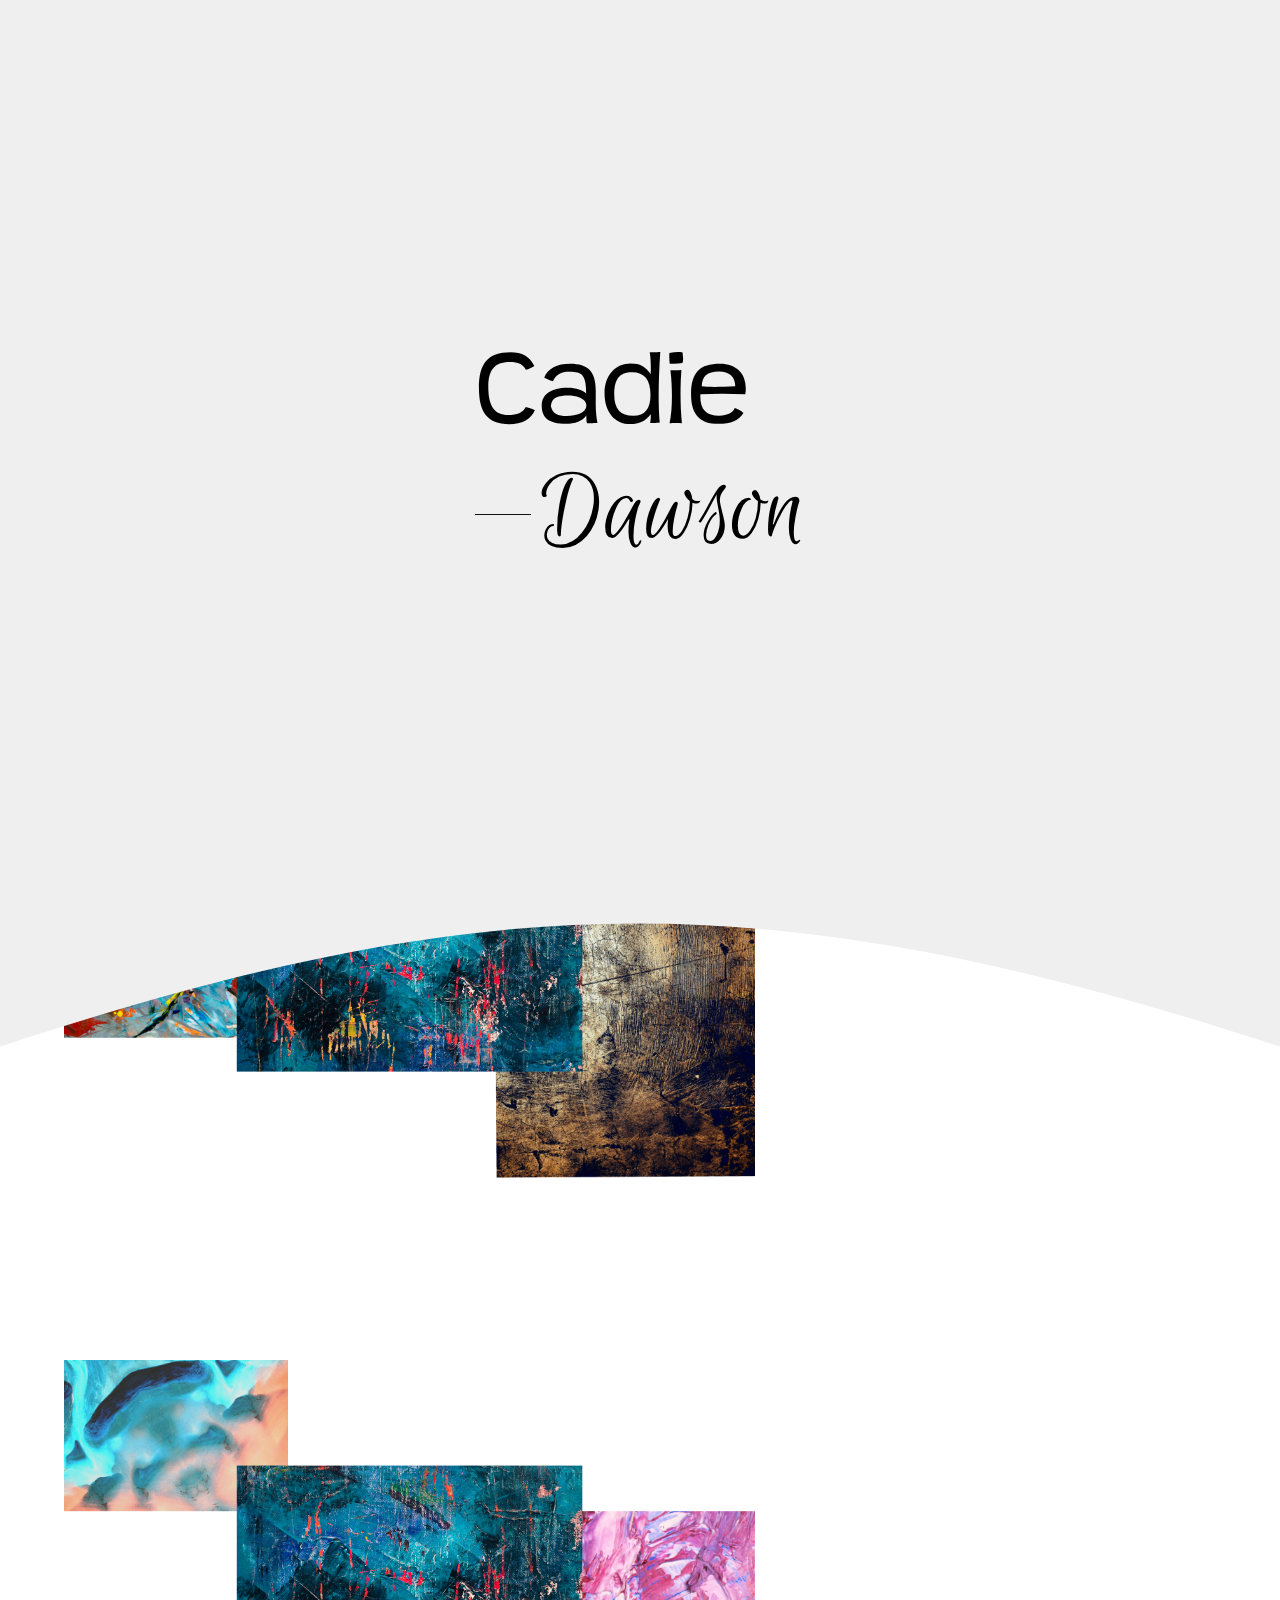
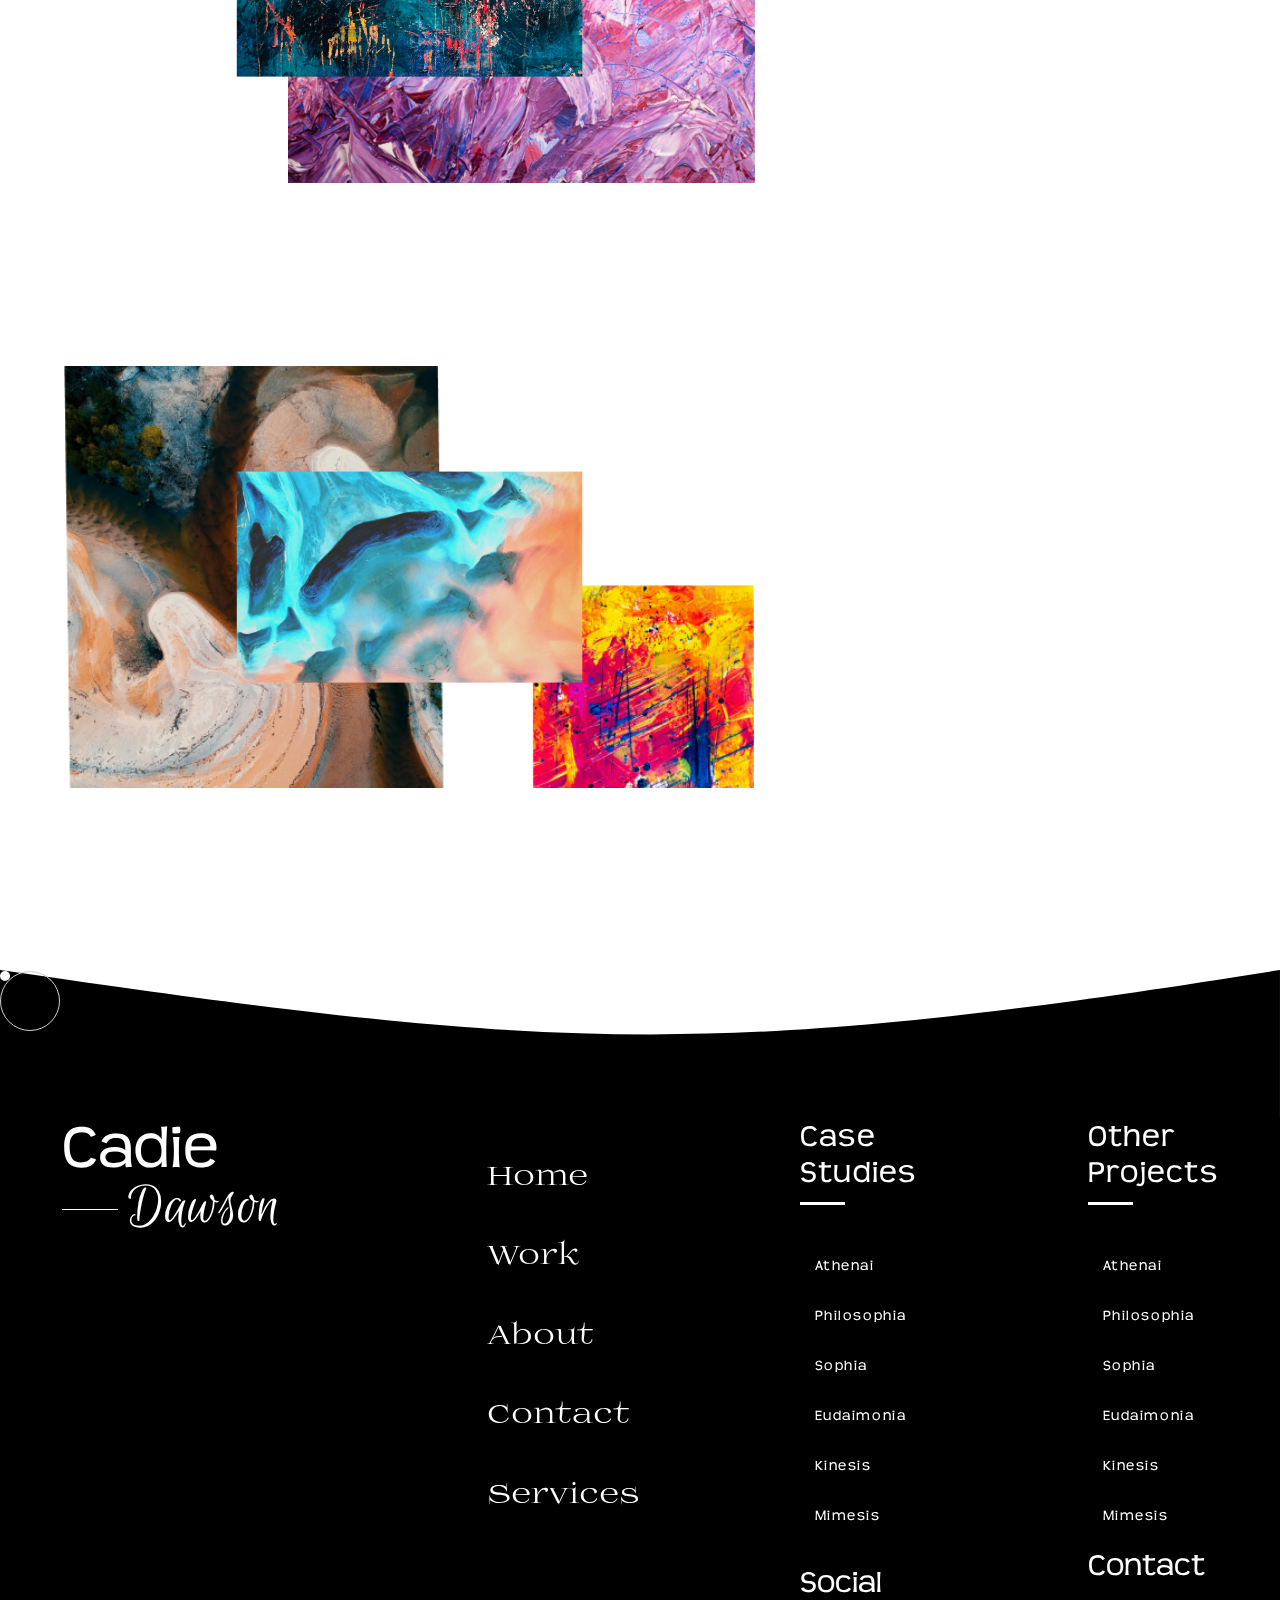
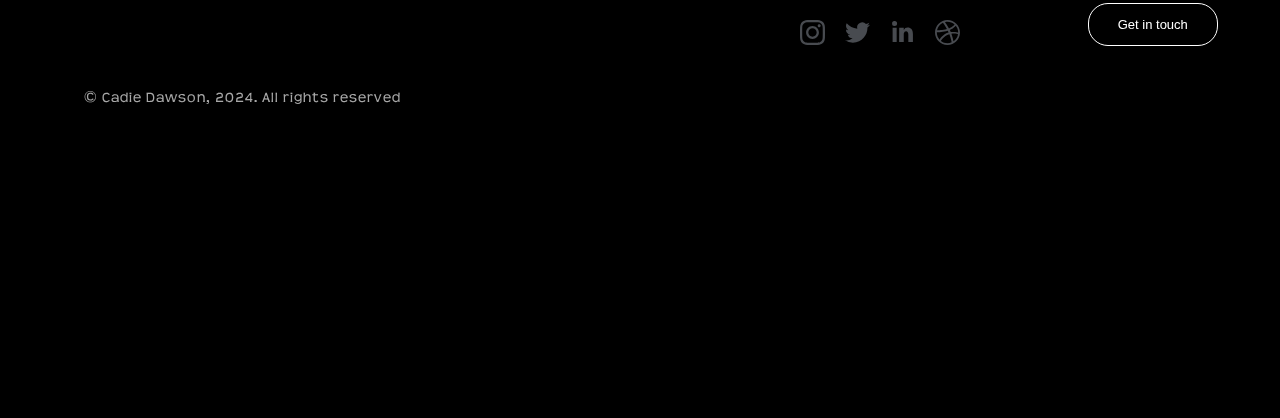
<file: work.html>
<!DOCTYPE html>
<html lang="en">
<head>
    <meta charset="UTF-8">
    <meta name="viewport" content="width=device-width, initial-scale=1.0">
    <title>Cadie Dawson | Freelance Designer</title>
    <link href="/favicon.svg" rel="shortcut icon" type="image/x-icon">
    <link rel="stylesheet" href="./src/css/style.css">
</head>
<body class="work">
    <header>
        <nav>
            <div class="logo" data-home="index.html">
                <div>
                    <span></span>
                    <h1>Cadie</h1>
                </div>
                <div class="active">
                    <span></span>
                    <h1 class="fancy">Dawson</h1>
                </div>
            </div>

            <div class="menu_icon">
                <div class="wrap">
                    <div>
                        <span class="line"></span>
                        <span class="line"></span>
                    </div>
                </div>
            </div>
        </nav>
    </header>

    <div class="offset_menu">
        <svg class="convex" xmlns="http://www.w3.org/2000/svg" viewBox="1 1 1440 331.5">
            <path d="m 1 1 v 331.5 h 1440 v -331.5 c -550.025 181.087 -865.715 188.255 -1440 0 z" fill="black"/>
        </svg>

        <div class="parent">
            <ul class="prim_menu">
                <li>
                    <a href="index.html">Home</a>
                    <a href="index.html" class="clone">Home</a>
                </li>
                <li>
                    <a href="work.html">Work</a>
                    <a href="work.html" class="clone">Work</a>
                </li>
                <li>
                    <a href="about.html">About</a>
                    <a href="about.html" class="clone">About</a>
                </li>
                <li>
                    <a href="contact.html">Contact</a>
                    <a href="contact.html" class="clone">Contact</a>
                </li>
            </ul>
    
            <div class="sub_menu">
                <div class="curve">
                    <svg xmlns="http://www.w3.org/2000/svg" viewBox="1.44031 1 86.56 457">
                        <path d="m 87.4892 458 c 0.6241 -182.073 0.7356 -282.777 0 -457 h -39.7491 c -65.4265 193.813 -57.9258 292.115 0 457 h 39.7491 z" fill="black"/>
                    </svg>
                </div>
                <div class="studies_projects">
                    <div class="studies">
                        <h2 class="title">Case Studies</h2>
                        <ul>
                            <li class="link first_link"><a href="work.html">Athenai</a></li>
                            <li class="link"><a href="work.html">Philosophia</a></li>
                            <li class="link"><a href="work.html">Sophia</a></li>
                            <li class="link"><a href="work.html">Eudaimonia</a></li>
                            <li class="link"><a href="work.html">Kinesis</a></li>
                            <li class="link"><a href="work.html">Mimesis</a></li>
                        </ul>
                    </div>
                    <div class="other_links">
                        <h2 class="title">Other Links</h2>
                        <ul>
                            <li class="link first_link"><a href="">blog</a></li>
                            <li class="link"><a href="">service</a></li>
                            <li class="link"><a href="">email</a></li>
                        </ul>
                    </div>
                </div>
            </div>
        </div>
    </div>

    <main>
        <section class="work_page_section">
            <div class="work_container">
                <div class="work_card" id="work1">
                    <div class="work_image">
                        <img src="./src/assets/imgs/works/works2.png" alt="work1">
                        <img src="./src/assets/imgs/works/9.jpg" alt="work2">
                    </div>
                    <div class="work_about">
                        <h2>Athenai</h2>
                        <h3 id="sub_about1" class="sub_about">website | brand refresh</h3>

                        <p>Lorem ipsum, dolor sit amet consectetur adipisicing elit. Eveniet neque cupiditate aspernatur, provident ex dolore.</p>
                    </div>
                </div>
                <div class="work_card" id="work2">
                    <div class="work_image">
                        <img src="./src/assets/imgs/works/works1.png" alt="work1">
                        <img src="./src/assets/imgs/works/10.jpg" alt="work2">
                    </div>
                    <div class="work_about">
                        <h2>Philosophia</h2>
                        <h3 id="sub_about2" class="sub_about">website | Creative Direction</h3>

                        <p>Lorem ipsum, dolor sit amet consectetur adipisicing elit. Eveniet neque cupiditate aspernatur, provident ex dolore.</p>
                    </div>
                </div>
                <div class="work_card" id="work3">
                    <div class="work_image">
                        <img src="./src/assets/imgs/works/works3.png" alt="work1">
                        <img src="./src/assets/imgs/works/10.jpg" alt="work2">
                    </div>
                    <div class="work_about">
                        <h2>Sophia</h2>
                        <h3 id="sub_about3" class="sub_about">Identity | Website</h3>

                        <p>Lorem ipsum, dolor sit amet consectetur adipisicing elit. Eveniet neque cupiditate aspernatur, provident ex dolore.</p>
                    </div>
                </div>
                <div class="work_card" id="work4">
                    <div class="work_image">
                        <img src="./src/assets/imgs/works/works4.png" alt="work1">
                        <img src="./src/assets/imgs/works/3.webp" alt="work2">
                    </div>
                    <div class="work_about">
                        <h2>Eudaimonia</h2>
                        <h3 id="sub_about4" class="sub_about">Identity | Website</h3>

                        <p>Lorem ipsum, dolor sit amet consectetur adipisicing elit. Eveniet neque cupiditate aspernatur, provident ex dolore.</p>
                    </div>
                </div>
            </div>

            <div class="work_card card_desk active">
                <div class="work_about">
                    <div class="work_name">
                        <h2 class="moveY">Athenai</h2>
                        <h2 class="moveY">Philosophia</h2>
                        <h2 class="moveY">Sophia</h2>
                        <h2 class="moveY">Eudaimonia</h2>
                    </div>
                    <div class="work_sub">
                        <h3 class="moveY">website | brand refresh</h3>
                        <h3 class="moveY">website | Creative Direction</h3>
                        <h3 class="moveY">Identity | Website</h3>
                        <h3 class="moveY">Identity | Website</h3>
                    </div>
                    <div class="work_text">
                        <p class="moveY">Lorem ipsum, dolor sit amet consectetur adipisicing elit. Eveniet neque cupiditate aspernatur, provident ex dolore.</p>
                        <p class="moveY">Lorem ipsum, dolor sit amet consectetur adipisicing elit. Eveniet neque cupiditate aspernatur, provident ex dolore.</p>
                        <p class="moveY">Lorem ipsum, dolor sit amet consectetur adipisicing elit. Eveniet neque cupiditate aspernatur, provident ex dolore.</p>
                        <p class="moveY">Lorem ipsum, dolor sit amet consectetur adipisicing elit. Eveniet neque cupiditate aspernatur, provident ex dolore.</p>
                    </div>
                </div>
                <a href="#work1" class="work_arrow is_top">
                    <svg xmlns="http://www.w3.org/2000/svg" width="100%" viewBox="0 0 12 102" fill="none" height="100%" class="is-top"><path d="M0.80957 95.1829L5.87461 101.333M5.87461 101.333L10.9136 95.1829M5.87461 101.333L5.87461 1.00001" stroke="currentColor" stroke-width="1.25" stroke-miterlimit="10" stroke-linecap="round" stroke-linejoin="round"></path></svg>
                </a>
                <a href="#work2" class="work_arrow is_bottom">
                    <svg xmlns="http://www.w3.org/2000/svg" width="100%" viewBox="0 0 12 102" fill="none" height="100%" class="is-top"><path d="M0.80957 95.1829L5.87461 101.333M5.87461 101.333L10.9136 95.1829M5.87461 101.333L5.87461 1.00001" stroke="currentColor" stroke-width="1.25" stroke-miterlimit="10" stroke-linecap="round" stroke-linejoin="round"></path></svg>
                </a>
            </div>
        </section>

        <svg class="concave" xmlns="http://www.w3.org/2000/svg" viewBox="1 1 1440 331.5">
            <path d="m 1 1 v 331.5 h 1440 v -331.5 c -639 102 -816 91 -1440 0 z" fill="black"/>
        </svg>
    </main>


    <div class="custom_cursor_wrap"></div>
    <div class="custom_cursor"></div>
    <h1 class="view_cursor">
        view → the → case → view → the → case →
    </h1>

    <div class="pre_load">

        <div class="logo">
            <h1 class="rotate">Cadie</h1>
            <div class="fancy_wrapper rotate">
                <span class="line"></span>
                <h1>Dawson</h1>
            </div>
        </div>

        <svg class="convex" xmlns="http://www.w3.org/2000/svg" viewBox="1 1 1440 331.5">
            <path d="m 1 1 v 331.5 h 1440 v -331.5 c -550.025 181.087 -865.715 188.255 -1440 0 z"/>
        </svg>
    </div>

    <footer>
        <div class="footer_content">
            <div class="logo">
                <h1>Cadie</h1>
                <div class="fancy_wrapper">
                    <span class="line"></span>
                    <h1>Dawson</h1>
                </div>
            </div>

            <div class="primary_link">
                <ul>
                    <li class="link"><a href="index.html">Home</a></li>
                    <li class="link"><a href="work.html">Work</a></li>
                    <li class="link"><a href="about.html">About</a></li>
                    <li class="link"><a href="contact.html">Contact</a></li>
                    <li class="link"><a href="#service">Services</a></li>
                </ul>
            </div>

            <div class="studies_projects">
                <div class="studies">
                    <h2 class="title">Case <br> Studies</h2>
                    <ul>
                        <li class="link"><a href="work.html">Athenai</a></li>
                        <li class="link"><a href="work.html">Philosophia</a></li>
                        <li class="link"><a href="work.html">Sophia</a></li>
                        <li class="link"><a href="work.html">Eudaimonia</a></li>
                        <li class="link"><a href="work.html">Kinesis</a></li>
                        <li class="link"><a href="work.html">Mimesis</a></li>
                    </ul>

                    <div class="social">
                        <h3 class="title">Social</h3>
        
                        <div class="sosmed_wrapper">
                            <!-- insta -->
                            <div class="instagram">
                                <svg area-hidden="true" role="img" fill="currentColor" viewBox="0 0 24 24" xmlns="http://www.w3.org/2000/svg"><title>Instagram icon</title><path d="M12 0C8.74 0 8.333.015 7.053.072 5.775.132 4.905.333 4.14.63c-.789.306-1.459.717-2.126 1.384S.935 3.35.63 4.14C.333 4.905.131 5.775.072 7.053.012 8.333 0 8.74 0 12s.015 3.667.072 4.947c.06 1.277.261 2.148.558 2.913.306.788.717 1.459 1.384 2.126.667.666 1.336 1.079 2.126 1.384.766.296 1.636.499 2.913.558C8.333 23.988 8.74 24 12 24s3.667-.015 4.947-.072c1.277-.06 2.148-.262 2.913-.558.788-.306 1.459-.718 2.126-1.384.666-.667 1.079-1.335 1.384-2.126.296-.765.499-1.636.558-2.913.06-1.28.072-1.687.072-4.947s-.015-3.667-.072-4.947c-.06-1.277-.262-2.149-.558-2.913-.306-.789-.718-1.459-1.384-2.126C21.319 1.347 20.651.935 19.86.63c-.765-.297-1.636-.499-2.913-.558C15.667.012 15.26 0 12 0zm0 2.16c3.203 0 3.585.016 4.85.071 1.17.055 1.805.249 2.227.415.562.217.96.477 1.382.896.419.42.679.819.896 1.381.164.422.36 1.057.413 2.227.057 1.266.07 1.646.07 4.85s-.015 3.585-.074 4.85c-.061 1.17-.256 1.805-.421 2.227-.224.562-.479.96-.899 1.382-.419.419-.824.679-1.38.896-.42.164-1.065.36-2.235.413-1.274.057-1.649.07-4.859.07-3.211 0-3.586-.015-4.859-.074-1.171-.061-1.816-.256-2.236-.421-.569-.224-.96-.479-1.379-.899-.421-.419-.69-.824-.9-1.38-.165-.42-.359-1.065-.42-2.235-.045-1.26-.061-1.649-.061-4.844 0-3.196.016-3.586.061-4.861.061-1.17.255-1.814.42-2.234.21-.57.479-.96.9-1.381.419-.419.81-.689 1.379-.898.42-.166 1.051-.361 2.221-.421 1.275-.045 1.65-.06 4.859-.06l.045.03zm0 3.678c-3.405 0-6.162 2.76-6.162 6.162 0 3.405 2.76 6.162 6.162 6.162 3.405 0 6.162-2.76 6.162-6.162 0-3.405-2.76-6.162-6.162-6.162zM12 16c-2.21 0-4-1.79-4-4s1.79-4 4-4 4 1.79 4 4-1.79 4-4 4zm7.846-10.405c0 .795-.646 1.44-1.44 1.44-.795 0-1.44-.646-1.44-1.44 0-.794.646-1.439 1.44-1.439.793-.001 1.44.645 1.44 1.439z"></path></svg>
                            </div>
        
                            <!-- twitt -->
                            <div class="twitter">
                                <svg aria-hidden="true" role="img" fill="currentColor" xmlns="http://www.w3.org/2000/svg" viewBox="0 0 24 24"><title>Twitter icon</title><path d="M23.953 4.57a10 10 0 01-2.825.775 4.958 4.958 0 002.163-2.723c-.951.555-2.005.959-3.127 1.184a4.92 4.92 0 00-8.384 4.482C7.69 8.095 4.067 6.13 1.64 3.162a4.822 4.822 0 00-.666 2.475c0 1.71.87 3.213 2.188 4.096a4.904 4.904 0 01-2.228-.616v.06a4.923 4.923 0 003.946 4.827 4.996 4.996 0 01-2.212.085 4.936 4.936 0 004.604 3.417 9.867 9.867 0 01-6.102 2.105c-.39 0-.779-.023-1.17-.067a13.995 13.995 0 007.557 2.209c9.053 0 13.998-7.496 13.998-13.985 0-.21 0-.42-.015-.63A9.935 9.935 0 0024 4.59z"></path></svg>
                            </div>
                        
                            <!-- linked -->
                            <div class="linked">
                                <svg area-hidden="true" role="img" fill="currentColor" viewBox="0 0 24 24" xmlns="http://www.w3.org/2000/svg"><title>LinkedIn icon</title><path d="M12.5,18.4h3.9V32H12.5Zm1.9-1.7h0A2.311,2.311,0,0,1,12,14.3a2.309,2.309,0,0,1,2.4-2.4,2.4,2.4,0,1,1,0,4.8ZM32,32H27.6V25c0-1.8-.7-3.1-2.2-3.1a2.158,2.158,0,0,0-2.1,1.7,3.75,3.75,0,0,0-.1,1.1V32H18.8s.1-12.5,0-13.6h4.4v2.1a4.127,4.127,0,0,1,3.9-2.3c2.8,0,4.9,2,4.9,6.2V32Z" transform="translate(-10 -11)"></path></svg>
                            </div>

                            <!-- dribbble -->
                             <div class="dribbble">
                                <svg role="img" fill="currentColor" viewBox="0 0 24 24" xmlns="http://www.w3.org/2000/svg"><title>Dribbble</title><path d="M12 24C5.385 24 0 18.615 0 12S5.385 0 12 0s12 5.385 12 12-5.385 12-12 12zm10.12-10.358c-.35-.11-3.17-.953-6.384-.438 1.34 3.684 1.887 6.684 1.992 7.308 2.3-1.555 3.936-4.02 4.395-6.87zm-6.115 7.808c-.153-.9-.75-4.032-2.19-7.77l-.066.02c-5.79 2.015-7.86 6.025-8.04 6.4 1.73 1.358 3.92 2.166 6.29 2.166 1.42 0 2.77-.29 4-.814zm-11.62-2.58c.232-.4 3.045-5.055 8.332-6.765.135-.045.27-.084.405-.12-.26-.585-.54-1.167-.832-1.74C7.17 11.775 2.206 11.71 1.756 11.7l-.004.312c0 2.633.998 5.037 2.634 6.855zm-2.42-8.955c.46.008 4.683.026 9.477-1.248-1.698-3.018-3.53-5.558-3.8-5.928-2.868 1.35-5.01 3.99-5.676 7.17zM9.6 2.052c.282.38 2.145 2.914 3.822 6 3.645-1.365 5.19-3.44 5.373-3.702-1.81-1.61-4.19-2.586-6.795-2.586-.825 0-1.63.1-2.4.285zm10.335 3.483c-.218.29-1.935 2.493-5.724 4.04.24.49.47.985.68 1.486.08.18.15.36.22.53 3.41-.43 6.8.26 7.14.33-.02-2.42-.88-4.64-2.31-6.38z"></path></svg>
                             </div>
                        </div>
                    </div>
                </div>
                <div class="projects">
                    <h2 class="title">Other <br> Projects</h2>
                    <ul>
                        <li class="link"><a href="work.html">Athenai</a></li>
                        <li class="link"><a href="work.html">Philosophia</a></li>
                        <li class="link"><a href="work.html">Sophia</a></li>
                        <li class="link"><a href="work.html">Eudaimonia</a></li>
                        <li class="link"><a href="work.html">Kinesis</a></li>
                        <li class="link"><a href="work.html">Mimesis</a></li>
                    </ul>

                    <div class="contact">
                        <h3 class="title">Contact</h3>
                        <button class="btn_prima" data-page="contact.html">
                            Get in touch
                            <div class="btn_circle"></div>
                        </button>
                    </div>
                </div>
            </div>
        </div>

        <div class="footer_contact">
            <div class="contact">
                <h2 class="title">Contact</h2>
                <button class="btn_prima" data-page="contact.html">
                    Get in touch
                    <div class="btn_circle"></div>
                </button>
            </div>

            <div class="social">
                <h2 class="title">Social</h2>

                <div class="sosmed_wrapper">
                    <!-- insta -->
                    <div class="instagram">
                        <svg area-hidden="true" role="img" fill="currentColor" viewBox="0 0 24 24" xmlns="http://www.w3.org/2000/svg"><title>Instagram icon</title><path d="M12 0C8.74 0 8.333.015 7.053.072 5.775.132 4.905.333 4.14.63c-.789.306-1.459.717-2.126 1.384S.935 3.35.63 4.14C.333 4.905.131 5.775.072 7.053.012 8.333 0 8.74 0 12s.015 3.667.072 4.947c.06 1.277.261 2.148.558 2.913.306.788.717 1.459 1.384 2.126.667.666 1.336 1.079 2.126 1.384.766.296 1.636.499 2.913.558C8.333 23.988 8.74 24 12 24s3.667-.015 4.947-.072c1.277-.06 2.148-.262 2.913-.558.788-.306 1.459-.718 2.126-1.384.666-.667 1.079-1.335 1.384-2.126.296-.765.499-1.636.558-2.913.06-1.28.072-1.687.072-4.947s-.015-3.667-.072-4.947c-.06-1.277-.262-2.149-.558-2.913-.306-.789-.718-1.459-1.384-2.126C21.319 1.347 20.651.935 19.86.63c-.765-.297-1.636-.499-2.913-.558C15.667.012 15.26 0 12 0zm0 2.16c3.203 0 3.585.016 4.85.071 1.17.055 1.805.249 2.227.415.562.217.96.477 1.382.896.419.42.679.819.896 1.381.164.422.36 1.057.413 2.227.057 1.266.07 1.646.07 4.85s-.015 3.585-.074 4.85c-.061 1.17-.256 1.805-.421 2.227-.224.562-.479.96-.899 1.382-.419.419-.824.679-1.38.896-.42.164-1.065.36-2.235.413-1.274.057-1.649.07-4.859.07-3.211 0-3.586-.015-4.859-.074-1.171-.061-1.816-.256-2.236-.421-.569-.224-.96-.479-1.379-.899-.421-.419-.69-.824-.9-1.38-.165-.42-.359-1.065-.42-2.235-.045-1.26-.061-1.649-.061-4.844 0-3.196.016-3.586.061-4.861.061-1.17.255-1.814.42-2.234.21-.57.479-.96.9-1.381.419-.419.81-.689 1.379-.898.42-.166 1.051-.361 2.221-.421 1.275-.045 1.65-.06 4.859-.06l.045.03zm0 3.678c-3.405 0-6.162 2.76-6.162 6.162 0 3.405 2.76 6.162 6.162 6.162 3.405 0 6.162-2.76 6.162-6.162 0-3.405-2.76-6.162-6.162-6.162zM12 16c-2.21 0-4-1.79-4-4s1.79-4 4-4 4 1.79 4 4-1.79 4-4 4zm7.846-10.405c0 .795-.646 1.44-1.44 1.44-.795 0-1.44-.646-1.44-1.44 0-.794.646-1.439 1.44-1.439.793-.001 1.44.645 1.44 1.439z"></path></svg>
                    </div>

                    <!-- twitt -->
                    <div class="twitter">
                        <svg aria-hidden="true" role="img" fill="currentColor" xmlns="http://www.w3.org/2000/svg" viewBox="0 0 24 24"><title>Twitter icon</title><path d="M23.953 4.57a10 10 0 01-2.825.775 4.958 4.958 0 002.163-2.723c-.951.555-2.005.959-3.127 1.184a4.92 4.92 0 00-8.384 4.482C7.69 8.095 4.067 6.13 1.64 3.162a4.822 4.822 0 00-.666 2.475c0 1.71.87 3.213 2.188 4.096a4.904 4.904 0 01-2.228-.616v.06a4.923 4.923 0 003.946 4.827 4.996 4.996 0 01-2.212.085 4.936 4.936 0 004.604 3.417 9.867 9.867 0 01-6.102 2.105c-.39 0-.779-.023-1.17-.067a13.995 13.995 0 007.557 2.209c9.053 0 13.998-7.496 13.998-13.985 0-.21 0-.42-.015-.63A9.935 9.935 0 0024 4.59z"></path></svg>
                    </div>
                
                    <!-- linked -->
                    <div class="linked">
                        <svg area-hidden="true" role="img" fill="currentColor" viewBox="0 0 24 24" xmlns="http://www.w3.org/2000/svg"><title>LinkedIn icon</title><path d="M12.5,18.4h3.9V32H12.5Zm1.9-1.7h0A2.311,2.311,0,0,1,12,14.3a2.309,2.309,0,0,1,2.4-2.4,2.4,2.4,0,1,1,0,4.8ZM32,32H27.6V25c0-1.8-.7-3.1-2.2-3.1a2.158,2.158,0,0,0-2.1,1.7,3.75,3.75,0,0,0-.1,1.1V32H18.8s.1-12.5,0-13.6h4.4v2.1a4.127,4.127,0,0,1,3.9-2.3c2.8,0,4.9,2,4.9,6.2V32Z" transform="translate(-10 -11)"></path></svg>
                    </div>
                </div>
            </div>
        </div>

        <div class="footer_copyright_text"><span>&copy;</span> Cadie Dawson, 2024. All rights reserved</div>
    </footer>

    <script src="./src/js/ScrollTrigger.min.js"></script>
    <script src="./src/js/lenis.min.js"></script>
    <script src="./src/js/gsap.min.js"></script>
    <script src="./src/js/split-type.js"></script>
    <script src="./src/js/circletype.min.js"></script>
    <script src="./src/js/work.js"></script>
</body>
</html>
</file>
<file: src/css/style.css>
* {
    margin: 0;
    padding: 0;
    box-sizing: border-box;
}

@font-face {
    font-family: 'Euphoria Script';
    src: url('/src/assets/fonts/euphoria-script/EuphoriaScript-Regular.woff') ;
    font-weight: 100;
    font-style: normal;
}

@font-face {
    font-family: 'Teen';
    src: url('/src/assets/fonts/teen/teen.otf') ;
    font-weight: 100;
    font-style: normal;
}

@font-face {
    font-family: 'Dobkin Script';
    src: url('/src/assets/fonts/dobkin-script/DobkinScript.ttf') ;
    font-weight: 100;
    font-style: normal;
}

@font-face {
    font-family: 'Floor Light';
    src: url('/src/assets/fonts/floorlight/Floorlight.ttf') ;
    font-weight: bold;
    font-style: normal;
}

@font-face {
    font-family: 'Cooper Hewitt';
    src: url('/src/assets/fonts/cooper-hewitt/CooperHewitt-Light.otf') ;
    font-weight: 100;
    font-style: normal;
}

@font-face {
    font-family: 'Prida01';
    src: url('/src/assets/fonts/prida01/Prida01.otf') ;
    font-weight: 100;
    font-style: normal;
}

@font-face {
    font-family: 'Chopin Script';
    src: url('/src/assets/fonts/chopin-script/ChopinScript.ttf') ;
    font-weight: 100;
    font-style: normal;
}


html.lenis,
html.lenis body {
  height: auto;
}

.lenis.lenis-smooth {
  scroll-behavior: auto !important;
}

.lenis.lenis-smooth [data-lenis-prevent] {
  overscroll-behavior: contain;
}

.lenis.lenis-stopped {
  overflow: hidden;
}

.lenis.lenis-smooth iframe {
  pointer-events: none;
}


:root {
    font-size: 10px;
    cursor: none;
    --dark: black;
    --light: white;
    --light-gray: rgb(239, 239, 239);
    --slate-gray: #666666;
    --steel-gray: #4f5053;
    --charcoal: rgb(79, 80, 83);
    --mist-gray: rgb(209, 207, 207);
    --cloud-gray: #8d939d82;
    --soft-white: #ffffff82;
}

body {
    font-size: 10px;
    font-size: 1rem;
    font-family: 'Teen', sans-serif;
    font-style: normal;
    background-color: var(--light-gray);
    font-weight: 100;
    overflow-x: hidden;
    position: fixed;
}

body.about {
    background-color: var(--light);
}

body::-webkit-scrollbar {
    width: 6px;
    width: .6rem;
}

body::-webkit-scrollbar-track {
    background-color: var(--light);
}

body::-webkit-scrollbar-thumb {
    background: var(--slate-gray);
    border-radius: 10px;
}

.fancy {
    font-family: 'Euphoria Script', sans-serif;
    font-weight: 100;
}

header {
    width: 100%;
    height: auto;
    position: fixed;
    z-index: 888;
    color: var(--light);
    mix-blend-mode: difference;
}

nav {
    width: 100%;
    padding: 3.5vmax;
    padding-top: 3vmax;
    padding-bottom: 0;
    display: -webkit-box;
    display: -ms-flexbox;
    display: flex;
    -webkit-box-pack: justify;
        -ms-flex-pack: justify;
            justify-content: space-between;
    -webkit-box-align: start;
        -ms-flex-align: start;
            align-items: start;
}

nav .menu_icon {
    width: 60px;
    height: 35px;
    position: relative;
    margin-top: 20px;
    margin-top: 2rem;
}

.menu_icon .wrap {
    height: 100%;
    border-radius: 20px;
    background-color: var(--light);
    position: absolute;
    left: 0;
    right: 0;
    display: -webkit-box;
    display: -ms-flexbox;
    display: flex;
    -webkit-box-orient: vertical;
    -webkit-box-direction: normal;
        -ms-flex-direction: column;
            flex-direction: column;
    -webkit-box-pack: center;
        -ms-flex-pack: center;
            justify-content: center;
    -webkit-box-align: center;
        -ms-flex-align: center;
            align-items: center;
}

.menu_icon .wrap div {
    width: 35%;
    height: auto;
    display: -webkit-box;
    display: -ms-flexbox;
    display: flex;
    -webkit-box-orient: vertical;
    -webkit-box-direction: normal;
        -ms-flex-direction: column;
            flex-direction: column;
    -webkit-box-align: end;
        -ms-flex-align: end;
            align-items: end;
    gap: 6px;
    gap: .6rem;
}

.wrap .line {
    width: 60%;
    height: 2px;
    background-color: var(--dark);
}

.wrap .line:nth-child(2) {
    width: 100%;
}

.menu_icon:hover .line {
    width: 100%;
    background-color: var(--dark);
}

.menu_icon:hover .line:nth-child(2) {
    width: 60%;
}

nav .logo {
    font-size: 20px;
    font-size: 2rem;
    width: -webkit-max-content;
    width: -moz-max-content;
    width: max-content;
    padding: 10px;
    padding: 1rem;
    padding-right: 40px;
    padding-right: 4rem;
}

.logo h1 {
    font-weight: 100;
}

.logo .fancy {
    font-size: 25px;
    font-size: 2.5rem;
}

.logo div {
    width: -webkit-max-content;
    width: -moz-max-content;
    width: max-content;
    height: -webkit-max-content;
    height: -moz-max-content;
    height: max-content;
    display: -webkit-box;
    display: -ms-flexbox;
    display: flex;
    position: relative;
}

.logo div span {
    position: absolute;
    top: 60%;
    left: 0;
    height: 2px;
    background: var(--light);
    mix-blend-mode: difference;
}

.logo div:nth-child(2) span {
    height: 1px;
    top: 50%;
}

.hero_section {
    width: 100%;
    height: 100vh;
    background-color: var(--light);
    position: -webkit-sticky;
    position: sticky;
    top: 0;
    display: -webkit-box;
    display: -ms-flexbox;
    display: flex;
    -webkit-box-align: center;
        -ms-flex-align: center;
            align-items: center;
    -webkit-box-pack: center;
        -ms-flex-pack: center;
            justify-content: center;
    text-align: center;
    z-index: 8;
}

.hero_content {
    height: auto;
    width: -webkit-max-content;
    width: -moz-max-content;
    width: max-content;
}

.hero_content .hero_title, .contact_header .title {
    font-size: clamp(8vw, 9vw, 10vw);
    font-weight: 100;
}

.hero_title .fancy {
    font-size: clamp(11vw, 12vw, 13vw);
    /* word-spacing: 1.5vw; */
}

.buttons {
    display: -webkit-box;
    display: -ms-flexbox;
    display: flex;
    -webkit-box-orient: vertical;
    -webkit-box-direction: normal;
        -ms-flex-direction: column;
            flex-direction: column;
    margin-top: 50px;
    margin-top: 5rem;
    -webkit-box-pack: center;
        -ms-flex-pack: center;
            justify-content: center;
    -webkit-box-align: center;
        -ms-flex-align: center;
            align-items: center;
    gap: 8px;
    gap: .8rem;
    position: relative;
}

button {
    border: none;
    background-color: var(--dark);
    color: var(--light);
    font-size: 13px;
    font-size: 1.3rem;
    width: 130px;
    width: 13rem;
    padding: 13px 25px;
    padding: 1.3rem 2.5rem;
    border-radius: 2rem;
    position: relative;
    overflow: hidden;
    cursor: none;
}

button:nth-child(1):hover {
    border: 1px solid var(--dark);
}

.btn_second {
    background: var(--light);
    border: 1px solid var(--dark);
    color: var(--dark);
}

button .btn_circle {
    position: absolute;
    width: 100%;
    height: 200%;
    border-radius: 50%;
    background: var(--light);
    mix-blend-mode: difference;
    top: -200%;
    left: 0;
    pointer-events: none;
    -webkit-transition: all .3s ease-in-out;
    transition: all .3s ease-in-out;
}

button:hover .btn_circle {
    top: -50%;
}

.plane {
    background-color: var(--light-gray);
    position: relative;
    z-index: 9;
}

.section_two {
    width: 100%;
    height: auto;
    min-height: 100vh;
    background-color: var(--dark);
    color: var(--light);
    position: relative;
    
}

.section_two .sect_two_content {
    width: 100%;
    height: auto;
    text-align: center;
    position: relative;
    z-index: 8;
    background-color: var(--dark);
}

.sect_two_content {
    font-size: clamp(35.8px, 23.08px + 6.36vw, 80.3px);
    font-size: clamp(3.58rem, 2.308rem + 6.36vw, 8.03rem);
}

.sect_two_content .marque {
    width: 90vw;
    height: 80px;
    border: 1px solid var(--steel-gray);
    margin: auto;
    border-radius: 5rem;
    display: -webkit-box;
    display: -ms-flexbox;
    display: flex;
    -webkit-box-align: center;
        -ms-flex-align: center;
            align-items: center;
    gap: 30px;
    gap: 3rem;
    overflow: hidden;
    padding-left: 3vw;
    color: var(--steel-gray);
    margin-top: 6vw;
    pointer-events: none;
}

.marque span:hover {
    color: var(--light);
}

.sect_two_content .arrow {
    display: block;
}

.marque .bold, .sect_two_content .arrow {
    font-family: 'Floor Light', sans-serif;
    font-weight: bold;
    text-transform: uppercase;
}

.marque .unexpected {
    font-family: 'Cooper Hewitt', sans-serif;
}

.marque .ethical {
    font-family: 'Prida01', sans-serif;
    text-transform: uppercase;
}

.marque .unique {
    font-family: 'Chopin Script', sans-serif;
}

.sect_two_content .wbs {
    font-family: 'Dobkin Script', sans-serif;
}

.sect_two_content .spc, .sect_two_content .wbs {
    font-family: 'Dobkin Script', sans-serif;
    font-size: clamp(11vw, 12vw, 13vw);
}

.sect_two_content .and {
    display: -webkit-box;
    display: -ms-flexbox;
    display: flex;
    -webkit-box-align: center;
        -ms-flex-align: center;
            align-items: center;
    -webkit-box-pack: center;
        -ms-flex-pack: center;
            justify-content: center;
    gap: 15px;
    gap: 1.5rem;
    font-family: 'Dobkin Script', sans-serif;
    margin-top: 10px;
    margin-top: 1rem;
    margin-bottom: 10px;
    margin-bottom: 1rem;
}

.and .line {
    display: block;
    width: clamp(60px, 40px + 8vw, 130px);
    width: clamp(6rem, 4rem + 8vw, 13rem);
    height: .6px;
    background-color: rgb(140, 140, 140);
}

.sect_two_content .brd {
    margin-top: 6vw;
    display: -webkit-box;
    display: -ms-flexbox;
    display: flex;
    -webkit-box-orient: vertical;
    -webkit-box-direction: normal;
        -ms-flex-direction: column;
            flex-direction: column;
}

.sect_two_content .inc {
    display: -webkit-box;
    display: -ms-flexbox;
    display: flex;
    -ms-flex-wrap: wrap;
        flex-wrap: wrap;
    -webkit-box-pack: center;
        -ms-flex-pack: center;
            justify-content: center;
    -webkit-box-align: center;
        -ms-flex-align: center;
            align-items: center;
    margin-top: 1vw;
    margin-bottom: 1vw;
}

.inc .line {
    margin-left: 20px;
    margin-left: 2rem;
}

.inc span:nth-child(1) {
    font-family: 'Dobkin Script', sans-serif;
}

.inc span:nth-child(3) {
    -ms-flex-preferred-size: 100%;
        flex-basis: 100%;
}

.sect_two_content .inc .line {
    display: inline-block;
    height: .6px;
    background-color: rgb(140, 140, 140);
    width: clamp(70px, 50px + 10vw, 140px);
    width: clamp(7rem, 5rem + 10vw, 14rem);
    max-width: 25%;
}

.section_two .concave {
    position: absolute;
    top: 0;
    left: 0;
    right: 0;
    z-index: 7;
}

.section_two .vision {
    margin: auto;
    margin-top: 100px;
    margin-top: 10rem;
    font-size: clamp(4vw, 5vw, 7vw);
    text-align: end;
    width: 90%;
    position: relative;
}

.vision h1 {
    font-weight: 100;
    position: relative;
}

.vision_paragraf {
    margin: auto;
    margin-top: 50px;
    margin-top: 5rem;
    height: auto;
}

.section_two .convex {
    position: absolute;
    bottom: 0;
    left: 0;
    right: 0;
    -webkit-transform: rotate(180deg);
            transform: rotate(180deg);
}

.section_two .convex path {
    fill: var(--dark);
}

.vision_paragraf p {
    text-align: start;
    font-size: 14px;
    font-size: 1.4rem;
    line-height: 1.7em;
    letter-spacing: .1em;
    font-weight: 100;
}

.work_section {
    width: 100%;
    height: auto;
    min-height: 100vh;
    background-color: var(--light-gray);
    position: relative;
    
}

.work_section .selected_work_heading {
    font-size: clamp(35.8px, 23.08px + 4.36vw, 60.3px);
    font-size: clamp(3.58rem, 2.308rem + 4.36vw, 6.03rem);
    font-weight: 100;
    text-align: center;
}

.work_section .home_work_section {
    width: 100%;
    height: auto;
    margin-top: 30px;
    margin-top: 3rem;
}

.home_work_column {
    width: 100%;
    height: auto;
    border-bottom: 1px solid var(--steel-gray);
    position: relative;
    display: -webkit-box;
    display: -ms-flexbox;
    display: flex;
    -webkit-box-align: center;
        -ms-flex-align: center;
            align-items: center;
    -webkit-box-pack: end;
        -ms-flex-pack: end;
            justify-content: end;
}

.home_work {
    width: 90%;
    margin: auto;
    height: 100px;
    height: 10rem;
    display: -webkit-box;
    display: -ms-flexbox;
    display: flex;
    -webkit-box-pack: justify;
        -ms-flex-pack: justify;
            justify-content: space-between;
    -webkit-box-align: center;
        -ms-flex-align: center;
            align-items: center;
    -webkit-transition: all ease-in .5s;
    transition: all ease-in .5s;
}

.home_work_column:before {
    content: '';
    position: absolute;
    top: 100%;
    bottom: 0;
    left: 0;
    right: 0;
    background-color: var(--light);
    -webkit-transition: all .3s ease-in;
    transition: all .3s ease-in;
    -webkit-transition-delay: 0.3s;
            transition-delay: 0.3s;
}

.home_work_column:hover .home_work {
    width: 83%;
}

.home_work_column:hover:before {
    top: 0;
}

.home_work .work_left {
    display: -webkit-box;
    display: -ms-flexbox;
    display: flex;
    -webkit-box-align: center;
        -ms-flex-align: center;
            align-items: center;
    gap: calc(2rem + 4vw);
}

.work_number {
    width: -webkit-max-content;
    width: -moz-max-content;
    width: max-content;
    position: relative;
    overflow: hidden;
}

.work_number p, .card_number h1 {
    font-size: clamp(35.8px, 23.08px + 4.36vw, 60.3px);
    font-size: clamp(3.58rem, 2.308rem + 4.36vw, 6.03rem);
    font-family: 'Prida01', sans-serif;
    font-weight: 100;
    position: relative;
}

.work_number p:nth-child(2) {
    position: absolute;
    top: 100%;
}

.home_work .work_name p {
    font-size: clamp(10px, 10px + 3vw, 40px);
    font-size: clamp(1rem, 1rem + 3vw, 4rem);
    position: relative;
}

.work_right span {
    font-size: clamp(35.8px, 23.08px + 4.36vw, 60.3px);
    font-size: clamp(3.58rem, 2.308rem + 4.36vw, 6.03rem);
    position: relative;
}

.home_work_visual {
    position: absolute;
    width: calc(44rem + 3vw);
    height: calc(19rem + 2vw);
    border-radius: 15rem;
    overflow: hidden;
    display: none;
    
    top: 100%;
    opacity: 0;
    -ms-filter: "progid:DXImageTransform.Microsoft.Alpha(Opacity=0)";
    pointer-events: none;
}

.home_work_visual img {
    width: 150%;
    height: 100%;
    -o-object-fit: cover;
       object-fit: cover;
    -o-object-position: center;
       object-position: center;
    position: absolute;
    left: -25%;
}

.service_section {
    position: relative;
    
    /* padding-top: 90px;
    padding-top: 9rem; */
    padding-left: 5%;
    padding-right: 5%;
}

.heading {
    font-size: clamp(35.8px, 23.08px + 4.36vw, 60.3px);
    font-size: clamp(3.58rem, 2.308rem + 4.36vw, 6.03rem);
    font-weight: 100;
}

.sub_heading {
    margin-top: 15px;
    margin-top: 1.5rem;
    margin-bottom: 40px;
    margin-bottom: 4rem;
    color: var(--steel-gray);
    font-size: clamp(15.8px, 13.08px + 1.36vw, 20.299px);
    font-size: clamp(1.58rem, 1.308rem + 1.36vw, 2.03rem);
    font-weight: 100;
    word-spacing: 4px;
    word-spacing: .4rem;
    letter-spacing: 2px;
    letter-spacing: .2rem;
    text-transform: uppercase;
}

.client_section {
    position: relative;
    margin-top: 80px;
    margin-top: 8rem;
    padding-bottom: 40px;
    padding-bottom: 4rem;
}

 .client_section .sub_heading {
    word-spacing: 3px;
    word-spacing: .3rem;
    letter-spacing: 1px;
    letter-spacing: .1rem;
    color: var(--dark);
    text-transform: uppercase;
    font-weight: lighter;
    text-align: center;
}

.client_section .concave {
    position: absolute;
    bottom: 0;
    left: 0;
    right: 0;
    background-color: var(--light-gray);
}

.client_section .concave path {
    fill: var(--light);
}

.service_card_wrapper {
    display: -webkit-box;
    display: -ms-flexbox;
    display: flex;
    -webkit-box-orient: vertical;
    -webkit-box-direction: normal;
        -ms-flex-direction: column;
            flex-direction: column;
    gap: 20px;
    gap: 2rem;
}

.service_section .service_card {
    width: 100%;
    height: auto;
    min-height: 250px;
    min-height: 25rem;
    padding: 25px;
    padding: 2.5rem;
    background-color: var(--light);
    position: relative;
    padding-bottom: 40px;
    padding-bottom: 4rem;
}

.service_section .service_card:hover {
    box-shadow: -5px 5px 20px rgba(0, 0, 0, .2);
}

.service_card .card_number {
    text-align: end;
    margin-top: 10px;
    margin-top: 1rem;
}

.service_card:before {
    content: '';
    position: absolute;
    top: 0;
    left: 0;
    right: 0;
    height: 2px;
    background-color: var(--dark);
    opacity: 0;
    -ms-filter: "progid:DXImageTransform.Microsoft.Alpha(Opacity=0)";
    -webkit-transition: all ease .3s;
    transition: all ease .3s;
}

.service_card:hover:before {
    opacity: 1;
    -ms-filter: "progid:DXImageTransform.Microsoft.Alpha(Opacity=100)";
}

.card_content {
    padding: 5px;
    padding: .5rem;
    margin-top: 15px;
    margin-top: 1.5rem;
}

.card_content h1 {
    font-size: clamp(15.9px, 13.08px + 3.36vw, 24px);
    font-size: clamp(1.59rem, 1.308rem + 3.36vw, 2.4rem);
    font-weight: 100;
    margin-bottom: 10px;
    margin-bottom: 1rem;
    position: relative;
}

.card_content h1:before {
    content: '';
    position: absolute;
    width: 30px;
    width: 3rem;
    height: 2px;
    background: var(--dark);
    bottom: -10px;
    bottom: -1rem;
}

.card_content p, .about_content p, .contact_header p {
    font-size: 14px;
    font-size: 1.4rem;
    line-height: 1.6em;
    letter-spacing: .11em;
    font-weight: 100;
    color: var(--steel-gray);
    margin-top: 25px;
    margin-top: 2.5rem;
}

.clients_container {
    width: 90%;
    margin: auto;
    margin-top: 60px;
    margin-top: 6rem;
    display: -ms-grid;
    display: grid;
    -ms-grid-columns: (1fr)[2];
        grid-template-columns: repeat(2, 1fr);
    gap: 20px;
    gap: 2rem;
    row-gap: 35px;
    row-gap: 3.5rem;
    -ms-grid-column-align: center;
        justify-items: center;
    -ms-grid-row-align: center;
        align-items: center;
}

.clients_container .client_card {
    max-width: 100px;
    max-width: 10rem;
    max-height: 60px;
    max-height: 6rem;
    filter: url('data:image/svg+xml;charset=utf-8,<svg xmlns="http://www.w3.org/2000/svg"><filter id="filter"><feComponentTransfer color-interpolation-filters="sRGB"><feFuncR type="linear" slope="1" /><feFuncG type="linear" slope="1" /><feFuncB type="linear" slope="1" /></feComponentTransfer></filter></svg>#filter');
    -webkit-filter: brightness(0);
            filter: brightness(0);
}

.about_section {
    width: 100%;
    height: auto;
    min-height: 100vh;
    background-color: var(--light);
    position: relative;
    z-index: 10;
    padding-bottom: calc(20rem + 5vw);
}

.about_container {
    width: 90%;
    padding-top: 40px;
    padding-top: 4rem;
    margin: auto;
    display: -webkit-box;
    display: -ms-flexbox;
    display: flex;
    -webkit-box-orient: vertical;
    -webkit-box-direction: normal;
        -ms-flex-direction: column;
            flex-direction: column;
    -webkit-box-align: center;
        -ms-flex-align: center;
            align-items: center;
    -webkit-box-pack: center;
        -ms-flex-pack: center;
            justify-content: center;
    gap: 50px;
    gap: 5rem;
}

.about_avatar {
    width: calc(16rem + 2vw);
    height: calc(16rem + 2vw);
    border-radius: 50%;
    overflow: hidden;
    -webkit-transition: all ease .3s;
    transition: all ease .3s;
}

.about_avatar img {
    width: 100%;
    height: 100%;
    -o-object-fit: cover;
       object-fit: cover;
    -o-object-position: center;
       object-position: center;
}

.about_content .sub_heading {
    margin-bottom: 20px;
    margin-bottom: 2rem;
}

.about_content .btn_second {
    margin-top: 25px;
    margin-top: 2.5rem;
    padding: 11px 30px;
    padding: 1.1rem 3rem;
}

.cta_container {
    text-align: center;
    margin: auto;
    margin-top: 130px;
    margin-top: 13rem;
    width: 90%;
}

.cta_fancy {
    display: -webkit-box;
    display: -ms-flexbox;
    display: flex;
    -webkit-box-orient: vertical;
    -webkit-box-direction: normal;
        -ms-flex-direction: column;
            flex-direction: column;
    -webkit-box-pack: center;
        -ms-flex-pack: center;
            justify-content: center;
    -webkit-box-align: center;
        -ms-flex-align: center;
            align-items: center;
    gap: 20px;
    gap: 2rem;
}

.cta_fancy .line {
    display: block;
    width: 1px;
    height: 50px;
    height: 5rem;
    background-color: var(--light-gray);
}

.about_section .concave {
    position: absolute;
    bottom: 0;
    left: 0;
    right: 0;
    background-color: var(--light);
}

.about_section .concave path {
    fill: var(--dark);
}

footer {
    height: auto;
    min-height: 100vh;
    width: 100%;
    background-color: var(--dark);
    color: var(--light);
    position: relative;
    z-index: 9;
    padding-bottom: calc(5rem + 2vw);
}

.link a {
    cursor: none;
}

footer .logo {
    color: var(--light);
    font-size: clamp(25.8px, 23.08px + 2.36vw, 30.299px);
    font-size: clamp(2.58rem, 2.308rem + 2.36vw, 3.03rem);
    line-height: 2em;
    margin-left: 15vw;
}

.logo .fancy_wrapper, .pre_load .fancy_wrapper {
    display: -webkit-box;
    display: -ms-flexbox;
    display: flex;
    -webkit-box-align: center;
        -ms-flex-align: center;
            align-items: center;
}

.fancy_wrapper h1 {
    font-weight: 100;
    font-family: 'Euphoria Script', sans-serif;
    margin-left: calc(4rem + 2vw);
}

.fancy_wrapper .line {
    height: 1px;
    width: calc(3rem + 2vw);
    display: block;
    background-color: var(--light);
}

footer .footer_content {
    display: -webkit-box;
    display: -ms-flexbox;
    display: flex;
    -webkit-box-orient: vertical;
    -webkit-box-direction: normal;
        -ms-flex-direction: column;
            flex-direction: column;
}

.footer_content .primary_link {
    margin-left: calc(1rem + 2vw);
    margin-bottom: 30px;
    margin-bottom: 3rem;
}

.footer_content ul {
    list-style: none;
}

.footer_content a {
    text-decoration: none;
    color: var(--light);
}

.primary_link {
    margin-top: calc(3rem + 1vw);
}

.primary_link ul li {
    font-size: clamp(15.8px, 13.08px + 2.36vw, 20px + .8vw);
    font-size: clamp(1.58rem, 1.308rem + 2.36vw, 2rem + .8vw);
    font-family: 'Prida01', sans-serif;
    margin-bottom: calc(2rem + 2vw);
}

footer .studies_projects {
    margin-left: calc(1rem + 2vw);
    display: -webkit-box;
    display: -ms-flexbox;
    display: flex;
    gap: 10vw;
}

footer .title {
    font-size: clamp(15.8px, 13.08px + 2.36vw, 20px + .8vw);
    font-size: clamp(1.58rem, 1.308rem + 2.36vw, 2rem + .8vw);
    font-weight: 100;
}

.studies_projects h2 {
    letter-spacing: .1vw;
    position: relative;
    margin-bottom: calc(2.5rem + 2.5vw);
}

.studies_projects h2 br {
    margin-top: calc(3.5rem + 2.5vw);
}

.studies_projects h2:after {
    content: '';
    width: calc(2rem + 2vw);
    height: 3px;
    background-color: var(--light);
    position: absolute;
    left: 0;
    bottom: -15px;
    bottom: -1.5rem;
}

.studies_projects li {
    text-align: center;
    font-size: 14px;
    font-size: 1.4rem;
    letter-spacing: .11em;
    border-radius: 4rem;
    background-color: #3b3f4682;
    margin-bottom: 13px;
    margin-bottom: 1.3rem;
    width: -webkit-max-content;
    width: -moz-max-content;
    width: max-content;
    padding: 10px 15px;
    padding: 1rem 1.5rem;
    -webkit-transition: all ease .3s;
    transition: all ease .3s;
}

.studies_projects li a {
    font-weight: 100;
}

.studies_projects li:hover {
    background-color: var(--light);
}

.studies_projects li:hover a {
    color: var(--dark);
}

.footer_contact {
    margin-left: calc(1rem + 2vw);
    margin-top: 30px;
    margin-top: 3rem;
}

footer .btn_prima {
    margin-top: 20px;
    margin-top: 2rem;
    border: 1px solid var(--light);
}

.social {
    margin-top: 30px;
    margin-top: 3rem;
}

.social .sosmed_wrapper {
    display: -webkit-box;
    display: -ms-flexbox;
    display: flex;
    gap: 20px;
    gap: 2rem;
    -webkit-box-align: center;
        -ms-flex-align: center;
            align-items: center;
    margin-top: 20px;
    margin-top: 2rem;
}

.sosmed_wrapper div {
    width: 25px;
    width: 2.5rem;
    height: 25px;
    height: 2.5rem;
}

.sosmed_wrapper svg:hover path {
    fill: var(--light);
}

.sosmed_wrapper path {
    fill: var(--cloud-gray);
}

.studies_projects .social, .studies_projects .contact {
    display: none;
}

.footer_copyright_text {
    margin-top: 40px;
    margin-top: 4rem;
    margin-left: calc(2rem + 5vw);
    font-size: 14px;
    font-size: 1.4rem;
    color: var(--light-gray);
    font-weight: 100;
    opacity: .7;
    -ms-filter: "progid:DXImageTransform.Microsoft.Alpha(Opacity=70)";
    letter-spacing: 1px;
    letter-spacing: .1rem;
}

.footer_copyright_text span {
    font-size: 17px;
    font-size: 1.7rem;
}

/* menu */
.offset_menu {
    position: fixed;
    top: 0;
    bottom: 100%;
    right: 0;
    left: 0;
    z-index: 887;
    background-color: var(--light-gray);
    /* overflow: hidden; */
}

/* .offset_menu .x {
    height: max-content;
}
*/

.offset_menu .convex {
    position: absolute;
    -webkit-transform: rotate(180deg);
            transform: rotate(180deg);
    opacity: 0;
    -ms-filter: "progid:DXImageTransform.Microsoft.Alpha(Opacity=0)";
}


.offset_menu .convex path {
    fill: var(--light-gray);
}

.offset_menu .parent {
    margin: auto;
    width: 90vw;
    height: 100%;
    overflow: hidden;
}

.offset_menu .prim_menu {
    list-style: none;
    text-align: end;
    font-size: calc(5rem + 3vw);
}

.offset_menu .prim_menu li {
    -webkit-transform-origin: bottom;
            transform-origin: bottom;
    -webkit-transform: scaleY(.8);
            transform: scaleY(.8);
    opacity: 0;
    -ms-filter: "progid:DXImageTransform.Microsoft.Alpha(Opacity=0)";
    position: relative;
    margin-bottom: 8vw;
    overflow: hidden;
    width: -webkit-max-content;
    width: -moz-max-content;
    width: max-content;
    margin-left: auto;
}

.offset_menu .prim_menu li:nth-child(1) {
    margin-top: 100px;
    margin-top: 10rem;
}

.offset_menu .prim_menu .clone {
    display: block;
    position: absolute;
    top: 100%;
    right: 0;
    font-family: 'Euphoria Script', sans-serif;
    font-size: calc(7rem + 3vw);
}


.offset_menu a {
    color: var(--dark);
    text-decoration: none;
    cursor: none;
}

.offset_menu .sub_menu {
    display: none;
}

.sub_menu .curve {
    width: -webkit-max-content;
    width: -moz-max-content;
    width: max-content;
    height: -webkit-max-content;
    height: -moz-max-content;
    height: max-content;
}

.sub_menu svg {
    position: absolute;
    height: 100%;
    left: -20%;
}

.sub_menu svg path {
    fill: var(--light);
}

.sub_menu .studies_projects {
    margin-left: 5vw;
    margin-top: 60px;
    margin-top: 6rem;
    position: relative;
    z-index: 9;
}

.sub_menu ul {
    list-style: none;
}

.sub_menu .first_link {
    display: inline-block;
    margin-top: 40px;
    margin-top: 4rem;
}

.sub_menu .link {
    margin: 0;
    margin-top: 8px;
    margin-top: .8rem;
}

.sub_menu .other_links {
    margin-top: 50px;
    margin-top: 5rem;
    text-transform: uppercase;
}

.sub_menu .title {
    margin-bottom: 20px;
    margin-bottom: 2rem;
    font-size: 20px;
    font-size: 2rem;
}

.sub_menu .title:after {
    background-color: var(--cloud-gray);
}
/* menu */
.menu_icon.active .line:nth-child(1) {
    width: 100%;
}

.menu_icon.active .line:nth-child(2) {
    width: 60%;
}

.custom_cursor {
    width: 10px;
    width: 1rem;
    height: 10px;
    height: 1rem;
    border-radius: 50%;
    background: var(--light);
    mix-blend-mode: difference;
    position: fixed;
    -webkit-transition: none;
    transition: none;
    pointer-events: none;
    z-index: 9999;
}

.custom_cursor_wrap {
    position: fixed;
    height: 60px;
    height: 6rem;
    width: 60px;
    width: 6rem;
    border-radius: 50%;
    border: 1px solid var(--mist-gray);
    pointer-events: none;
    z-index: 9998;
}

.view_cursor {
    font-weight: 100;
    font-size: 13px;
    font-size: 1.3rem;
    position: fixed;
    z-index: 9999;
    pointer-events: none;
    display: none;
    opacity: 0;
    -ms-filter: "progid:DXImageTransform.Microsoft.Alpha(Opacity=0)";
}

.pre_load {
    position: fixed;
    top: 0;
    bottom: 0;
    left: 0;
    right: 0;
    z-index: 99999;
    background-color: var(--light-gray);
    display: -webkit-box;
    display: -ms-flexbox;
    display: flex;
    pointer-events: none;
}

.hText {
    display: inline-block;
}

.pre_load .logo {
    color: var(--dark);
    font-size: clamp(25.8px, 23.08px + 2.36vw, 40.3px + 3vw);
    font-size: clamp(2.58rem, 2.308rem + 2.36vw, 4.03rem + 3vw);
    margin: auto;
    -webkit-transform-origin: top left;
            transform-origin: top left;
}

.pre_load .logo .rotate {
    pointer-events: none;
}

.pre_load .convex {
    position: absolute;
    bottom: 0;
    left: 0;
    right: 0;
    -webkit-transform: rotate(180deg);
            transform: rotate(180deg);
}

.pre_load .convex path {
    fill: var(--light-gray);
}

.selected_work_heading {
    width: -webkit-max-content;
    width: -moz-max-content;
    width: max-content;
    margin: auto;
}

.service_section .heading {
    width: -webkit-max-content;
    width: -moz-max-content;
    width: max-content;
}

.textBRIn {
    display: block;
    -webkit-transform-origin: bottom right;
            transform-origin: bottom right;
}


/* about page */

body.about main {
    width: 100vw;
    height: auto;
    min-height: 100vh;
    background-color: var(--light);
    padding-bottom: 200px;
    padding-bottom: 20rem;
    position: relative;
}

body.about main .concave, body.work main .concave, body.contact main .concave {
    position: absolute;
    bottom: 0;
    left: 0;
    right: 0;
    background-color: var(--light);
}

body.about .about_section {
    width: 90%;
    margin: auto;
    display: -webkit-box;
    display: -ms-flexbox;
    display: flex;
    -webkit-box-align: center;
        -ms-flex-align: center;
            align-items: center;
    -webkit-box-orient: vertical;
    -webkit-box-direction: normal;
        -ms-flex-direction: column;
            flex-direction: column;
}

body.about .about_section .card_about_container {
    border-left: 2px solid var(--light-gray);
    margin-top: calc(7rem + 1vw);
}

body.about .about_section h1 {
    font-size: 15vmax;
    font-weight: 100;
    margin-top: 120px;
    margin-top: 12rem;
}

body.about .about_section h1, body.about .sub_heading {
    text-align: center;
}

body.about .card_content {
    border-left: 2px solid var(--dark);
    padding-left: calc(3rem + .5vw);
    margin-bottom: 40px;
    margin-bottom: 4rem;
    max-width: 450px;
    max-width: 45rem;
}

body.about .card_content .sub_heading {
    text-transform: none;
    text-align: start;
    margin-bottom: 10px;
    margin-bottom: 1rem;
    color: var(--dark);
}

body.about .card_content p {
    margin-top: 15px;
    margin-top: 1.5rem;
}

body.about .image_content {
    width: 100%;
    height: 500px;
    height: 50rem;
    position: relative;
}

body.about .image_content .profile_image {
    width: 100%;
    height: 100%;
    position: absolute;
    /* background-size: cover;
    background-position: center; */
    -o-object-fit: cover;
       object-fit: cover;
    -o-object-position: center;
       object-position: center;
}

body.about .image_content .profile_image:nth-child(2) {
    -webkit-clip-path: polygon(0 0, 100% 0, 100% 100%, 0 100%);
            clip-path: polygon(0 0, 100% 0, 100% 100%, 0 100%);
}

.where_lived {
    font-size: clamp(35.8px, 23.08px + 3.36vw, 60.3px);
    font-size: clamp(3.58rem, 2.308rem + 3.36vw, 6.03rem);
    font-weight: 100;
    text-align: center;
}

.about main .cta_container {
    margin-top: 150px;
    margin-top: 15rem;
}

.about_lived_layout {
    width: 80%;
    margin: auto;
    background: n;
    margin-top: calc(10rem + 5vw);
}

.about_lived_list {
    width: 100%;
    display: -webkit-box;
    display: -ms-flexbox;
    display: flex;
    -ms-flex-wrap: wrap;
        flex-wrap: wrap;
    -webkit-box-orient: vertical;
    -webkit-box-direction: normal;
        -ms-flex-direction: column;
            flex-direction: column;
    -webkit-box-pack: center;
        -ms-flex-pack: center;
            justify-content: center;
    -webkit-box-align: center;
        -ms-flex-align: center;
            align-items: center;
    gap: 50px;
    gap: 5rem;
    margin-top: 50px;
    margin-top: 5rem;
}

.about_lived_card {
    text-align: center;
}

.about_lived_card .sub_heading {
    margin: 0;
    margin-top: 10px;
    margin-top: 1rem;
    font-size: clamp(10px, 10px + 1vw, 20px);
    font-size: clamp(1rem, 1rem + 1vw, 2rem);
}

.about_lived_card h1 {
    font-size: clamp(35.8px, 33.08px + 7.36vw, 80.3px);
    font-size: clamp(3.58rem, 3.308rem + 7.36vw, 8.03rem);
    text-transform: uppercase;
    font-weight: 100;
}

.lived_arrow {
    font-weight: 100;
    color: var(--cloud-gray);
    font-size: clamp(25.8px, 23.08px + 7.36vw, 50.3px);
    font-size: clamp(2.58rem, 2.308rem + 7.36vw, 5.03rem);
    -webkit-transform: rotate(90deg);
            transform: rotate(90deg);
    -ms-flex-wrap: wrap;
        flex-wrap: wrap;
}

/* end about page */

/* work page */

body.work main {
    width: 100vw;
    height: auto;
    min-height: 100vh;
    background-color: var(--light);
    position: relative;
}

body.work .work_page_section {
    width: 80%;
    margin: auto;
    padding-top: 150px;
    padding-top: 15rem;
}

body.work .work_container {
    width: 100%;
}

body.work .work_about {
    text-align: center;
    position: relative;
}

.card_desk {
    height: -webkit-max-content;
    height: -moz-max-content;
    height: max-content;
    display: none;
}

.card_desk.active {
    z-index: 889;
}

.card_desk .work_name, .work_sub, .work_text {
    height: -webkit-max-content;
    height: -moz-max-content;
    height: max-content;
    position: relative;
    overflow: hidden;
}

.work_sub, .sub_about {
    margin-top: 7px;
    margin-top: .7rem;
    margin-bottom: 23px;
    margin-bottom: 2.3rem;
}

.card_desk .work_name h2, .work_sub h3, .work_text p {
    position: absolute;
    width: 100%;
}

.card_desk .work_name h2:nth-child(1), .work_sub h3:nth-child(1), .work_text p:nth-child(1) {
    position: relative;
}

.work .work_card h2 {
    font-size: clamp(30px, 29px + 1.36vw, 40px);
    font-size: clamp(3rem, 2.9rem + 1.36vw, 4rem);
    font-weight: 100;
    letter-spacing: 1px;
    letter-spacing: .1rem;
}

.work .work_card h3 {
    font-size: clamp(15.8px, 13.08px + 1.36vw, 18px);
    font-size: clamp(1.58rem, 1.308rem + 1.36vw, 1.8rem);
    font-weight: 100;
    word-spacing: 3px;
    word-spacing: .3rem;
    letter-spacing: 1px;
    letter-spacing: .1rem;
    text-transform: uppercase;
}

.work .work_about p {
    font-size: 14px;
    font-size: 1.4rem;
    line-height: 1.6em;
    letter-spacing: .11em;
    font-weight: 100;
    color: var(--charcoal);
}

.work .work_card {
    padding-bottom: 140px;
    padding-bottom: 14rem;
}

.work .work_card .work_image {
    width: 100%;
    height: calc(30vmax + 3vw);
    margin-bottom: calc(3rem + 1vw);
    position: relative;
}

.work .work_card .work_image img {
    width: 100%;
    height: 100%;
    position: absolute;
    top: 0;
    -o-object-fit: cover;
       object-fit: cover;
    -o-object-position: center;
       object-position: center;
}

.work .work_card .work_image img:nth-child(2) {
    -webkit-transform: scale(.5);
            transform: scale(.5);
}

.work_arrow {
    height: 150px;
    height: 15rem;
    position: absolute;
    left: 48%;
    padding: 10px;
    padding: 1rem;
    color: var(--dark);
    cursor: none;
}

.work_arrow svg {
    pointer-events: none;
}

.work_arrow.is_top {
    -webkit-transform: rotate(180deg);
            transform: rotate(180deg);
    top: -160px;
    top: -16rem;
    display: none;
}

.work_arrow.is_bottom {
    bottom: -30px;
    bottom: -3rem;
}

.work_sub h3:nth-child(1), #sub_about1 {
    color: #df3b2e;
}

.work_sub h3:nth-child(2), #sub_about2 {
    color: #ab8258;
}

.work_sub h3:nth-child(3), #sub_about3 {
    color: #fc6564;
}

.work_sub h3:nth-child(4), #sub_about4 {
    color: #4ae0ba;
}

/* end work page */


/* contact page */

body.contact main {
    width: 100vw;
    height: auto;
    min-height: 100vh;
    position: relative;
    background-color: var(--light);
    padding-bottom: 40px;
    padding-bottom: 4rem;
}

.contact .contact_layout {
    width: 85%;
    margin: auto;
    height: auto;
}

.contact_layout .contact_header {
    padding-top: calc(10rem + 5vw);
}

.contact_body {
    margin-top: 40px;
    margin-top: 4rem;
    padding-bottom: calc(4rem + 3vw);
}

.contact_body .sub_title {
    font-size: clamp(3.5vw, 4.5vw, 5.5vw);
    font-weight: 100;
}

.sub_title .fancy {
    font-size: clamp(4.5vw, 5.5vw, 6.5vw);
    /* margin-top: auto;
    margin-bottom: auto;
    display: block; */
}

.contact_body .input_wrapper {
    display: -webkit-box;
    display: -ms-flexbox;
    display: flex;
    -webkit-box-orient: vertical;
    -webkit-box-direction: normal;
        -ms-flex-direction: column;
            flex-direction: column;
    margin-top: 25px;
    margin-top: 2.5rem;
    margin-bottom: 30px;
    margin-bottom: 3rem;
    position: relative;
}

.input_wrapper input, .input_wrapper textarea {
    padding-top: 15px;
    padding-top: 1.5rem;
    padding-bottom: 15px;
    padding-bottom: 1.5rem;
    font-size: 14px;
    font-size: 1.4rem;
    border: none;
    cursor: none;
    font-family: 'Teen', sans-serif;
    letter-spacing: 1.5px;
    letter-spacing: .15rem;
    border-bottom: 1px solid var(--mist-gray);
}

.input_wrapper textarea {
    resize: vertical;
}

.input_wrapper input:focus, .input_wrapper textarea:focus{
    outline: none;
    border-bottom: 1px solid var(--dark);
}

.input_wrapper label {
    font-size: 17px;
    font-size: 1.7rem;
    color: var(--dark);
    position: absolute;
    top: 25%;
    -webkit-transition: all ease .3s;
    transition: all ease .3s;
    font-family: 'Teen', sans-serif;
}

.input_wrapper label.floating {
    top: -25%;
    font-size: 14px;
    font-size: 1.4rem;
    color: var(--steel-gray);
}

.contact_body .sub_title {
    padding-top: 30px;
    padding-top: 3rem;
}

.input_box_wrapper {
    margin-top: 25px;
    margin-top: 2.5rem;
    margin-bottom: 30px;
    margin-bottom: 3rem;
}

.input_box_wrapper .box_container {
    display: -webkit-box;
    display: -ms-flexbox;
    display: flex;
    -ms-flex-wrap: wrap;
        flex-wrap: wrap;
    -webkit-box-align: center;
        -ms-flex-align: center;
            align-items: center;
    gap: 15px;
    gap: 1.5rem;
}

.input_box_wrapper input {
    opacity: 0;
    -ms-filter: "progid:DXImageTransform.Microsoft.Alpha(Opacity=0)";
    height: 0;
    width: 0;
}

.input_box_wrapper .sub_title {
    text-transform: uppercase;
    font-size: 17px;
    font-size: 1.7rem;
    color: var(--steel-gray);
    font-weight: 100;
    margin-bottom: 30px;
    margin-bottom: 3rem;
    padding-top: 0;
}

.submit_container {
    width: -webkit-max-content;
    width: -moz-max-content;
    width: max-content;
    height: -webkit-max-content;
    height: -moz-max-content;
    height: max-content;
    background: red;
    position: relative;
    margin-top: calc(2rem + 2vw);
}

.btn_submit {
    border: none;
    padding: 10px 0;
    padding: 1rem 0;
    color: var(--dark);
    border-bottom: 2px solid var(--mist-gray);
    background-color: var(--light);
    font-size: calc(1.6rem + 1vw);
    text-transform: capitalize;
    font-weight: 600;
    font-family: 'Teen', sans-serif;
    letter-spacing: 1px;
    letter-spacing: .1rem;
    cursor: none;
}

.submit_container:after {
    content: '';
    position: absolute;
    bottom: 0;
    left: 0;
    right: 100%;
    height: 2px;
    background-color: var(--dark);
    cursor: none;
    -webkit-transition: all ease .3s;
    transition: all ease .3s;
}

.submit_container:hover:after {
    right: 0;
}

/* .btn_submit:hover::after {
    right: 0;
} */

/* end contact page */

@-webkit-keyframes spinner {
    0% {
        -webkit-transform: rotate(0deg);
                transform: rotate(0deg);
    }

    100% {
        -webkit-transform: rotate(360deg);
                transform: rotate(360deg);
    }
}

@keyframes spinner {
    0% {
        -webkit-transform: rotate(0deg);
                transform: rotate(0deg);
    }

    100% {
        -webkit-transform: rotate(360deg);
                transform: rotate(360deg);
    }
}

@media (min-width: 479px) {
    .buttons {
        -webkit-box-orient: horizontal;
        -webkit-box-direction: normal;
            -ms-flex-direction: row;
                flex-direction: row;
    }

    body.about .image_content {
        width: 55%;
        height: 35rem;
    }
    
    body.about .image_content .profile_image {
        width: 100%;
        height: 100%;
    }
}

/* >576px */
@media (min-width: 576px) {
    nav .logo {
        font-size: 2rem;
    }

    .logo .fancy {
        font-size: 2.5rem;
    }

    nav .menu_icon {
        width: 70px;
        height: 40px;
    }
    .menu_icon .wrap div {
        gap: 8px;
    }
    
    .hero_content .hero_title, .contact_header .title {
        font-size: clamp(6vw, 7vw, 8vw);
        font-weight: 100;
        line-height: 9vw;
    }

    .sect_two_content {
        font-size: clamp(8vw, 9vw, 10vw);
    }

    .sect_two_content .spc, .sect_two_content .wbs {
        font-size: clamp(9vw, 10vw, 11vw);
    }

    .hero_title .fancy {
        font-size: clamp(8vw, 9vw, 10vw);
    }

    .buttons {
        gap: 0;
    }

    .buttons .line {
        width: 8rem;
        height: 1px;
        background-color: var(--dark);
    }

    .inc span:nth-child(3) {
        -ms-flex-preferred-size: auto;
            flex-basis: auto;
    }

    .inc .line {
        margin-right: 2rem;
    }

    .sect_two_content .brd {
        -webkit-box-orient: horizontal;
        -webkit-box-direction: normal;
            -ms-flex-direction: row;
                flex-direction: row;
        -webkit-box-pack: center;
            -ms-flex-pack: center;
                justify-content: center;
        margin-top: 3vw;
        gap: 1rem;
    }

    .sect_two_content .and {
        gap: 2.3rem;
    }

    .sect_two_content .marque {
        height: 100px;
    }

    .vision_paragraf p {
        -webkit-column-count: 2;
           -moz-column-count: 2;
                column-count: 2;
        -webkit-column-gap: 1.5rem;
           -moz-column-gap: 1.5rem;
                column-gap: 1.5rem;
    }

    .vision_paragraf {
        margin-top: 6rem;
    }

    .service_section {
        margin-top: 10rem;
    }

    .about_avatar {
        width: calc(20rem + 2vw);
        height: calc(20rem + 2vw);
    }

    .cta_container {
        margin-top: 18rem;
        width: -webkit-max-content;
        width: -moz-max-content;
        width: max-content;
    }

    .cta_fancy {
        -webkit-box-orient: horizontal;
        -webkit-box-direction: normal;
            -ms-flex-direction: row;
                flex-direction: row;
        -webkit-box-pack: justify;
            -ms-flex-pack: justify;
                justify-content: space-between;
    }

    .cta_fancy .line {
        height: 1px;
        width: 30%;
    }

    .studies_projects li {
        background-color: transparent;
    }

    .offset_menu .prim_menu li {
        margin-bottom: 3vw;
        margin-left: 0;
    }

    .about_lived_card h1 {
        font-size: clamp(8vw, 9vw, 10vw);
    }

    .about_lived_card .sub_heading {
        margin-top: .5rem;
    }

    .about main .cta_container {
        margin-top: 20rem;
    }

    /* work page */
    body.work .work_page_section {
        width: 60%;
    }
    /* end work page */

    /* contact page */
    .contact_header .title {
        font-size: clamp(5.5vw, 6.5vw, 7.5vw);
        line-height: 8.5vw;
    }
    /* end contact page */
}

@media (min-width: 768px) {
    .hero_content {
        margin-top: 8vw;
    }
    .buttons button {
        width: 15rem;
    }
    .buttons .line {
        width: 10rem;
        height: 1px;
        background-color: var(--dark);
    }

    .sect_two_content .brd {
        margin-top: 2vw;
        gap: 2rem;
    }

    .sect_two_content .and {
        gap: 2.5rem;
    }

    .inc .line {
        margin-right: 2.5rem;
        margin-left: 2.5rem;
    }

    .sect_two_content .marque {
        height: 150px;
        border-radius: 8rem;
        gap: 4rem;
        margin-top: 2vw;
    }

    .section_two .vision {
        width: 80%;
        font-size: clamp(2vw, 3vw, 4vw);
    }

    .vision_paragraf p {
        -webkit-column-count: 3;
           -moz-column-count: 3;
                column-count: 3;
        -webkit-column-gap: 2rem;
           -moz-column-gap: 2rem;
                column-gap: 2rem;
    }
    
    .home_work {
        height: 15rem;
    }

    .work_number p, .card_number h1 {
        font-size: clamp(4.58rem, 3.308rem + 4.36vw, 7.03rem);
    }

    .home_work .work_name p {
        font-size: clamp(1rem, 1rem + 2vw, 3rem);
    }

    .home_work_visual {
        display: block;
    }

    .view_cursor{
        display: block;
    }

    .view_cursor div {
        -webkit-animation: spinner 5s linear infinite;
                animation: spinner 5s linear infinite;
    }

    .service_card_wrapper {
        -webkit-box-orient: horizontal;
        -webkit-box-direction: normal;
            -ms-flex-direction: row;
                flex-direction: row;
    }

    .card_content p {
        margin-top: 3rem;
    }

    .client_section {
        margin-top: 12rem;
    }

    .client_section .sub_heading {
        font-size: clamp(2.30rem, 2.30rem + 1.50vw, 3.03rem);
    }

    .clients_container {
        row-gap: 5.3rem;
        gap: 3rem;
    }

    .clients_container .client_card {
        max-width: 12rem;
        max-height: 7rem;
    }

    .about_container {
        width: 85%;
        gap: 10%;
        -webkit-box-orient: horizontal;
        -webkit-box-direction: normal;
            -ms-flex-direction: row;
                flex-direction: row;
    }

    .about_content {
        max-width: 45%;
    }

    .about_avatar {
        width: calc(22rem + 3vw);
        height: calc(22rem + 3vw);
    }

    .about_content p {
        margin-top: 1rem;
    }

    .contact_header p {
        margin-top: calc(3.5rem + .5vw);
    }
    
    .contact_body {
        margin-top: calc(5rem + .5vw);
    }

    footer .footer_content {
        -webkit-box-orient: horizontal;
        -webkit-box-direction: normal;
            -ms-flex-direction: row;
                flex-direction: row;
        -ms-flex-pack: distribute;
            justify-content: space-around;
    }

    footer .logo {
        margin-left: 0;
    }

    .footer_contact .social, .footer_contact .contact {
        display: none;
    }

    .studies_projects .social, .studies_projects .contact {
        display: block;
    }

    .studies_projects .social {
        margin-top: 3rem;
    }

    .offset_menu .parent {
        width: 100vw;
        display: -webkit-box;
        display: -ms-flexbox;
        display: flex;
        -webkit-box-pack: justify;
            -ms-flex-pack: justify;
                justify-content: space-between;
        padding-left: 10vw;
    }

    .offset_menu .prim_menu {
        text-align: start;
    }

    .offset_menu .prim_menu .clone {
        left: 0;
    }

    .offset_menu .sub_menu {
        display: -webkit-box;
        display: -ms-flexbox;
        display: flex;
        position: absolute;
        bottom: 0;
        top: 0;
        left: 65%;
        right: 0;
        -webkit-transform: translate(130%);
                transform: translate(130%);
        background-color: var(--light);
    }

    /* about page */
    body.about .about_section h1, body.about .sub_heading {
        text-align: start;
    }

    body.about .sub_heading {
        font-size: clamp(1.8rem, 1.5rem + 1.50vw, 2rem);
    }

    body.about .about_section {
        -webkit-box-orient: horizontal;
        -webkit-box-direction: normal;
            -ms-flex-direction: row;
                flex-direction: row;
        gap: 3rem;
        -webkit-box-pack: justify;
            -ms-flex-pack: justify;
                justify-content: space-between;
        -webkit-box-align: start;
            -ms-flex-align: start;
                    -ms-grid-row-align: start;
                align-items: start;
        position: relative;
        padding-bottom: 0;
    }

    body.about .text_content {
        position: relative;
    }

    body.about .about_section .image_content {
        height: 85vh;
        width: 50vw;
        margin-top: 7.5vh;
    }

    body.about .card_content {
        max-width: 40rem;
    }

    .about_lived_list {
        -webkit-box-orient: horizontal;
        -webkit-box-direction: normal;
            -ms-flex-direction: row;
                flex-direction: row;
        gap: 7rem;
    }

    .lived_arrow {
        font-size: clamp(6vw, 7vw, 8vw);
        -webkit-transform: rotate(0deg);
                transform: rotate(0deg);
    }
    /* end about page */

    /* work page */
    body.work .work_container .work_about {
        display: none;
    }

    body.work .work_page_section {
        width: 90%;
        display: -webkit-box;
        display: -ms-flexbox;
        display: flex;
        gap: 3rem;
    }

    body.work .work_container {
        /* width: calc(45% + 3vw); */
        width: 60%;
    }

    /* .work_card {
        display: flex;
        gap: 3rem;
    } */
    
    .card_desk {
        position: -webkit-sticky;
        position: sticky;
        display: block;
    }

    .work_about {
        max-width: 400px;
        margin-top: 10%;
    }

    .work .work_card h2 {
        font-size: clamp(3.5rem, 3rem + 1.36vw, 6rem);
    }

    /* end work page */

    /* contact page */
    .contact .contact_layout {
        width: 80%;
    }

    .contact_header {
        padding-top: calc(8rem + 5vw);
    }
    /* end contact page */
}

@media (min-width: 960px) {
    body.about .about_section .image_content {
        height: 100vh;
        width: 43vw;
        margin-top: 0;
    }

    body.work .work_container {
        /* width: 60%; */
    }

    .contact .contact_layout {
        width: 70%;
    }
}

@media (min-width: 992px) {

    .hero_content {
        margin-top: 11vw;
    }
    
    .sect_two_content .brd {
        gap: 2.5rem;
    }

    .sect_two_content .marque {
        height: 180px;
        border-radius: 9rem;
        gap: 5rem;
    }

    .section_two .vision {
        width: 70%;
        margin-top: 15rem;
    }

    .home_work_visual {
        width: calc(47rem + 6vw);
        height: calc(22rem + 2vw);
    }

    .service_section {
        padding-left: 10%;
        padding-right: 10%;
    }

    .service_section {
        margin-top: 13rem;
    }

    .service_section .service_card {
        padding-bottom: 4.5rem;
    }

    .service_card_wrapper {
        margin-top: 5.3rem;
    }

    .clients_container {
        width: 60%;
        row-gap: 6rem;
        gap: 15%;
        -ms-grid-columns: (1fr)[4];
            grid-template-columns: repeat(4, 1fr);
    }

    .clients_container .client_card {
        max-width: 13rem;
        max-height: 8rem;
    }
    .about_container {
        width: 80%;
    }

    .about_avatar {
        width: calc(24rem + 6vw);
        height: calc(24rem + 6vw);
    }

    .footer_content .primary_link {
        margin-left: calc(2rem + 5vw);
    }

    .offset_menu .prim_menu li {
        margin-bottom: 2vw;
    }

    /* about page */
    body.about .about_section {
        width: 80%;
    }
    body.about .about_section .image_content {
        width: 40vw;
    }
    /* end about page */

    /* work page */
    .card_desk {
        margin-top: calc((30vmax + 3vw) / 5);
    }

    .work_arrow.is_top {
        top: -14rem;
    }
    /* end work page */


    /* contact page */

    /* end contact page */
}

@media (min-width: 1200px) {
    .section_two .vision {
        width: 60%;
    }

    .home_work_visual {
        width: calc(49rem + 6vw);
        height: calc(24rem + 2vw);
    }

    .offset_menu .prim_menu li {
        margin-bottom: 1.5vw;
    }

    /* about page */
    body.about .about_section {
        width: 75%;
    }
    body.about .about_section .image_content {
        width: 35vw;
    }
    /* end about page */

    /* work page */
    body.work .work_page_section {
        gap: 0;
        -webkit-box-pack: justify;
            -ms-flex-pack: justify;
                justify-content: space-between;
    }

    .work_card {
        gap: 0;
        -webkit-box-pack: justify;
            -ms-flex-pack: justify;
                justify-content: space-between;
    }
    /* end work page */

    /* contact page */

    .contact .contact_layout {
        width: 60%;
    }

    /* end contact page */
}
</file>
